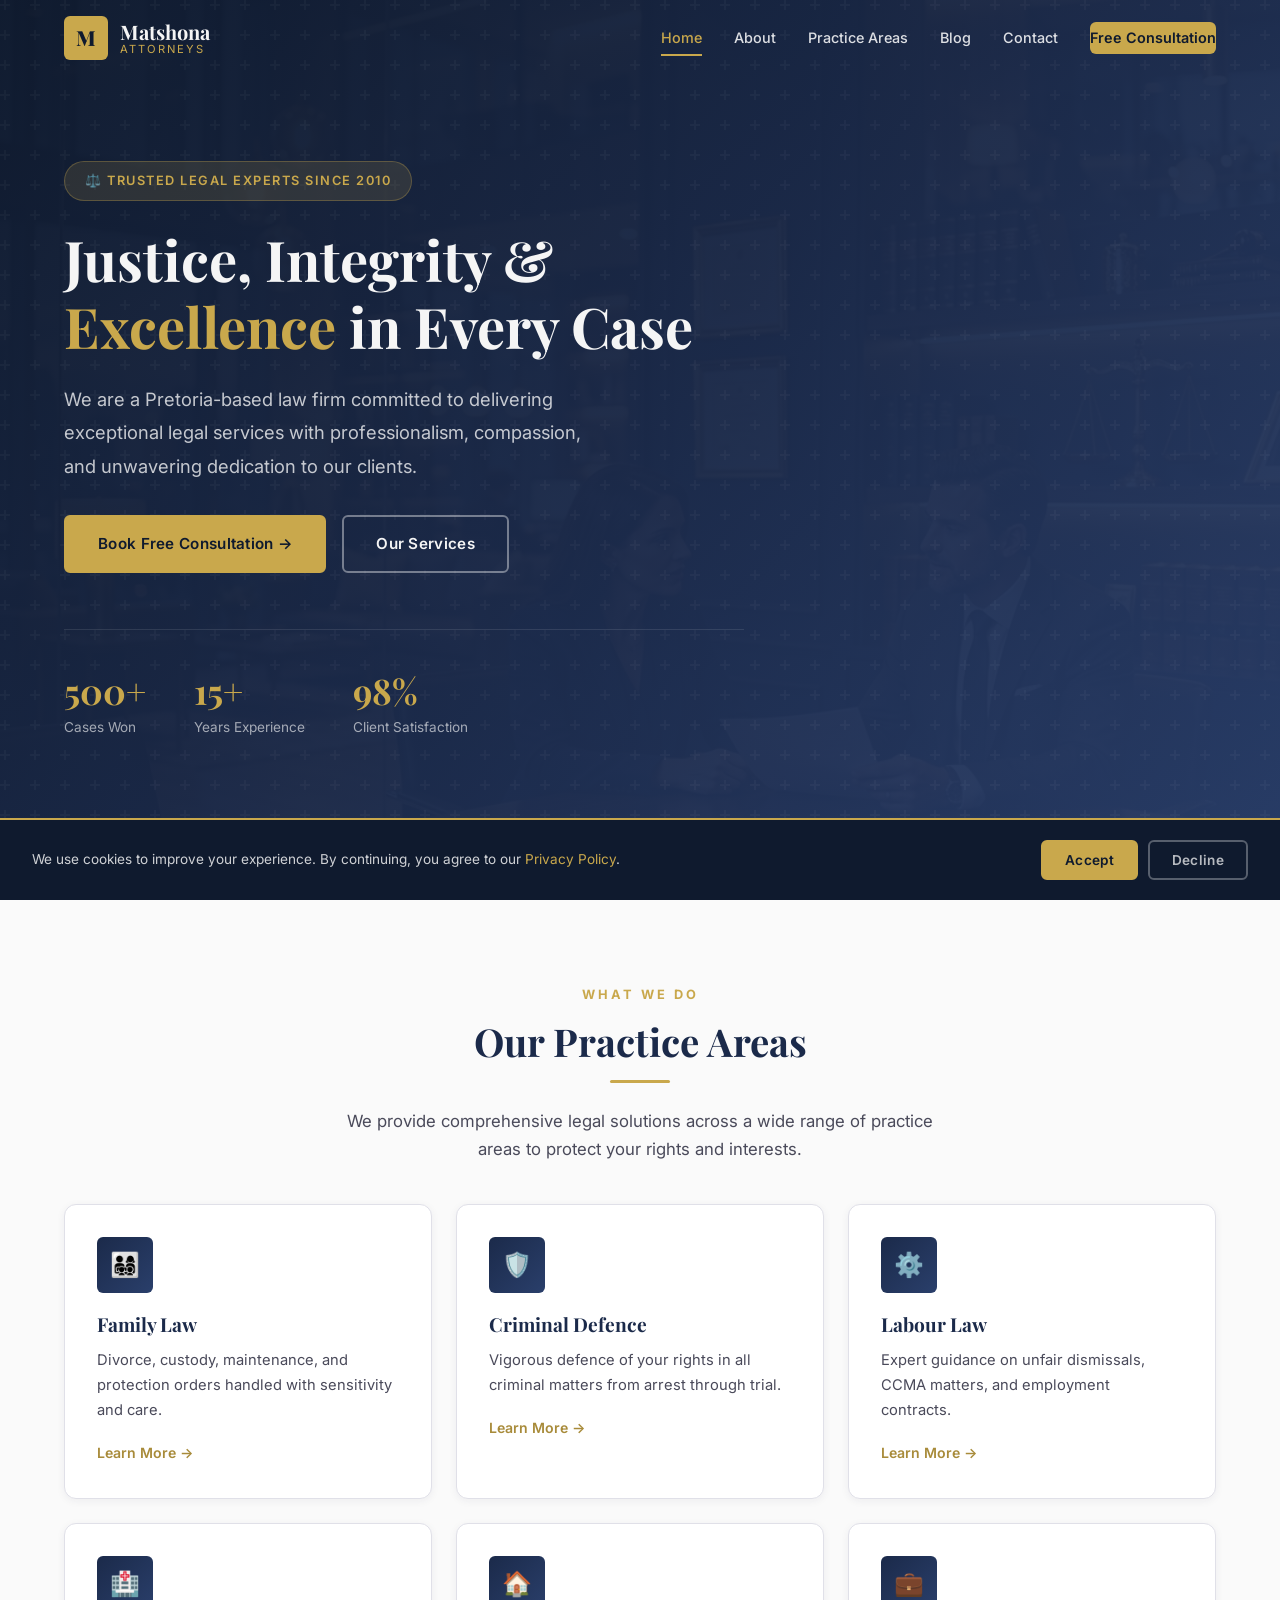
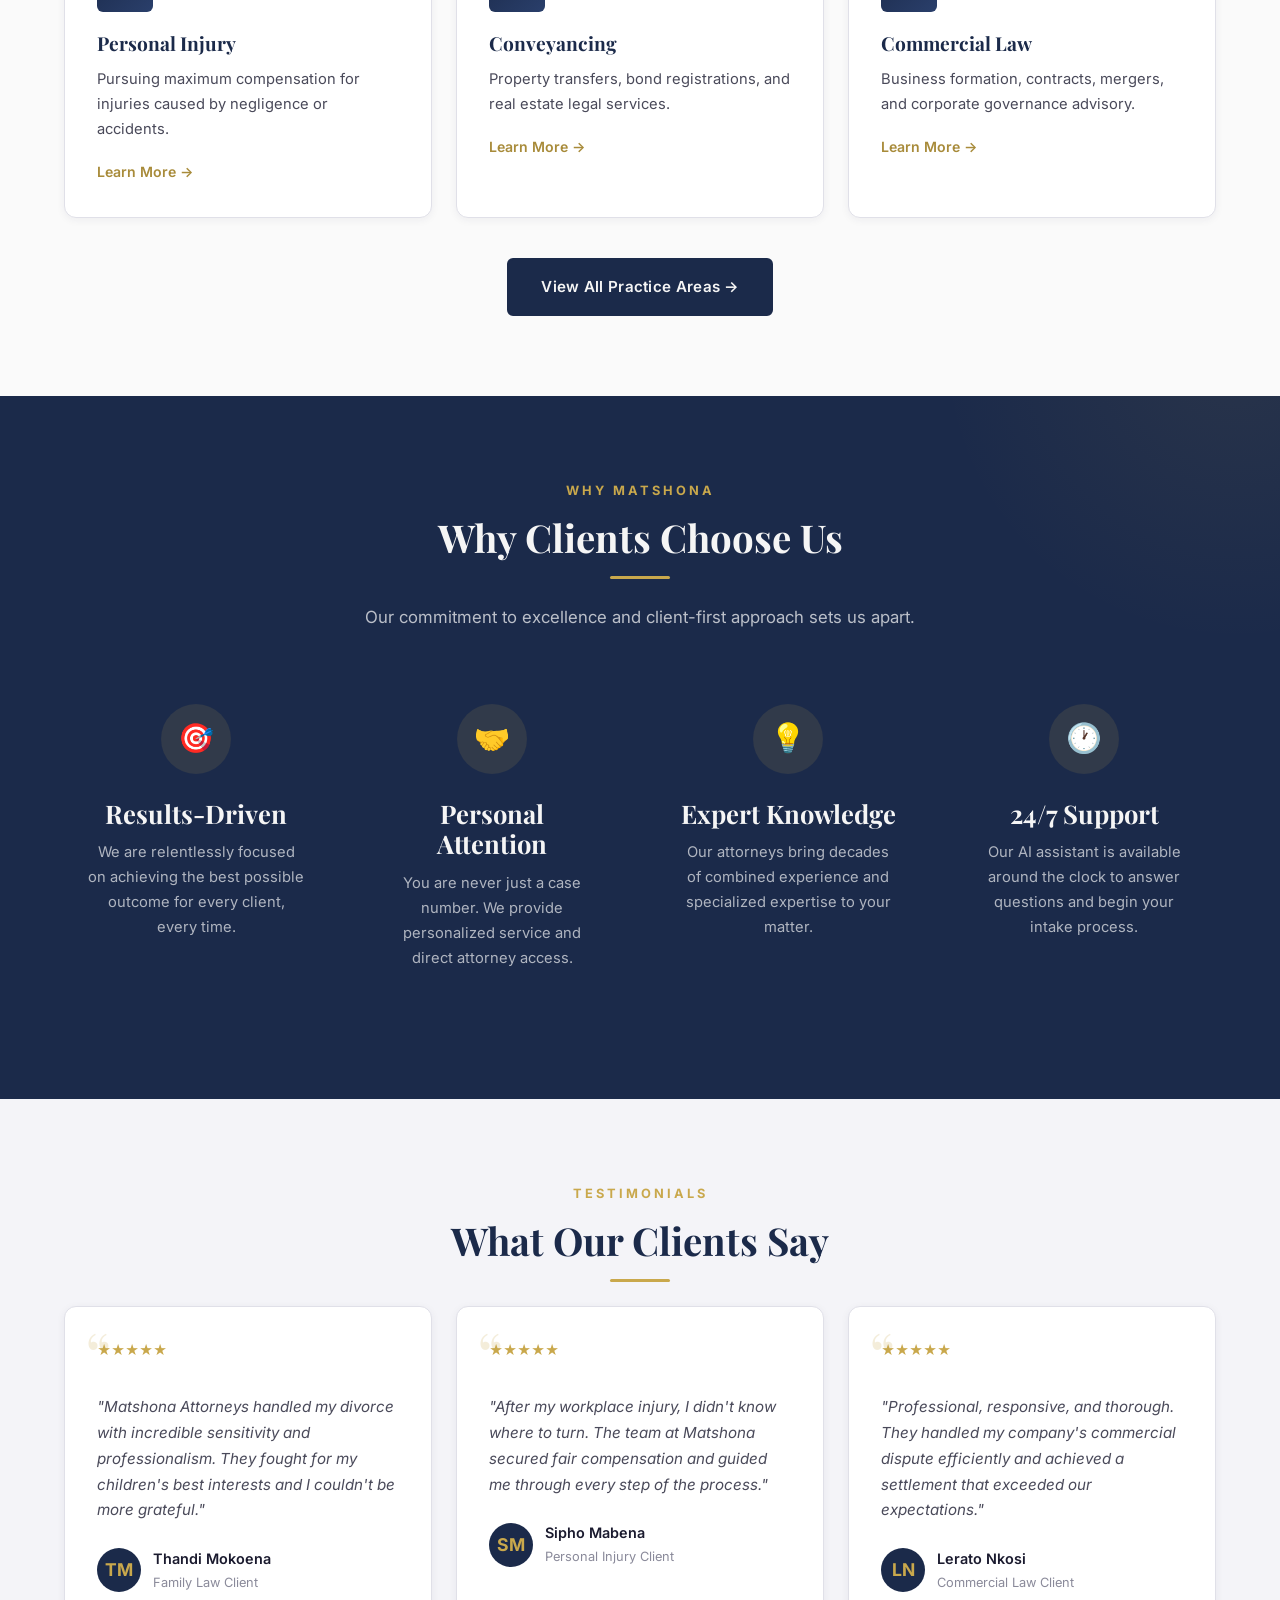
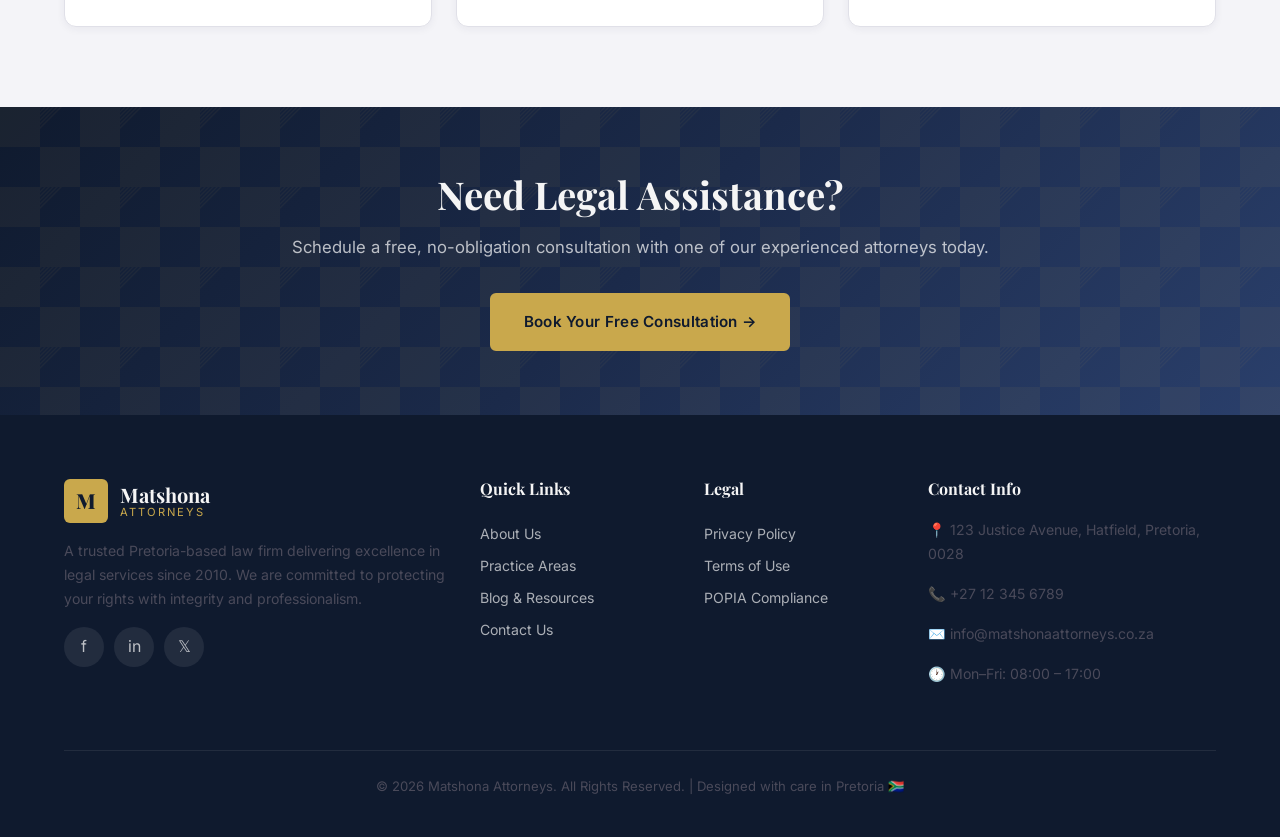
<file: index.html>
<!DOCTYPE html>
<html lang="en">
<head>
  <meta charset="UTF-8">
  <meta name="viewport" content="width=device-width, initial-scale=1.0">
  <meta name="description" content="Matshona Attorneys — Trusted legal experts in Pretoria offering family law, criminal defence, labour law, personal injury, and more. Book a free consultation today.">
  <meta name="keywords" content="attorneys Pretoria, law firm South Africa, legal services, family law, criminal defence, labour law">
  <meta name="author" content="Matshona Attorneys">
  <meta name="robots" content="index, follow">
  <meta property="og:title" content="Matshona Attorneys — Trusted Legal Experts in Pretoria">
  <meta property="og:description" content="Professional legal services with a personal touch. Expertise in family law, criminal defence, labour law, and more.">
  <meta property="og:type" content="website">
  <title>Matshona Attorneys — Trusted Legal Experts in Pretoria</title>
  <link rel="stylesheet" href="css/style.css">
</head>
<body>
  <a href="#main-content" class="skip-nav">Skip to main content</a>

  <!-- Header -->
  <header class="header" id="header">
    <div class="container">
      <a href="index.html" class="logo" aria-label="Matshona Attorneys Home">
        <div class="logo-icon">M</div>
        <div class="logo-text">Matshona<span>Attorneys</span></div>
      </a>
      <nav class="nav-links" id="navLinks" aria-label="Main navigation">
        <a href="index.html" class="active">Home</a>
        <a href="about.html">About</a>
        <a href="practice-areas.html">Practice Areas</a>
        <a href="blog.html">Blog</a>
        <a href="contact.html">Contact</a>
        <a href="contact.html" class="nav-cta">Free Consultation</a>
      </nav>
      <button class="nav-toggle" id="navToggle" aria-label="Toggle navigation" aria-expanded="false">
        <span></span><span></span><span></span>
      </button>
    </div>
  </header>

  <!-- Hero -->
  <section class="hero" id="main-content">
    <div class="hero-bg" role="presentation"></div>
    <div class="hero-overlay" role="presentation"></div>
    <div class="hero-pattern" role="presentation"></div>
    <div class="container">
      <div class="hero-content">
        <div class="hero-badge">⚖️ Trusted Legal Experts Since 2010</div>
        <h1>Justice, Integrity &amp; <span class="gold">Excellence</span> in Every Case</h1>
        <p class="hero-desc">We are a Pretoria-based law firm committed to delivering exceptional legal services with professionalism, compassion, and unwavering dedication to our clients.</p>
        <div class="hero-buttons">
          <a href="contact.html" class="btn btn-primary">Book Free Consultation →</a>
          <a href="practice-areas.html" class="btn btn-outline">Our Services</a>
        </div>
        <div class="hero-stats">
          <div class="hero-stat"><h3>500+</h3><p>Cases Won</p></div>
          <div class="hero-stat"><h3>15+</h3><p>Years Experience</p></div>
          <div class="hero-stat"><h3>98%</h3><p>Client Satisfaction</p></div>
        </div>
      </div>
    </div>
  </section>

  <!-- Practice Areas Preview -->
  <section id="practice-preview">
    <div class="container">
      <div class="text-center">
        <span class="section-label">What We Do</span>
        <h2 class="section-title">Our Practice Areas</h2>
        <div class="gold-line"></div>
        <p class="section-subtitle">We provide comprehensive legal solutions across a wide range of practice areas to protect your rights and interests.</p>
      </div>
      <div class="practice-grid">
        <div class="card fade-in">
          <div class="card-icon">👨‍👩‍👧‍👦</div>
          <h3>Family Law</h3>
          <p>Divorce, custody, maintenance, and protection orders handled with sensitivity and care.</p>
          <a href="practice-areas.html#family-law" class="card-link">Learn More →</a>
        </div>
        <div class="card fade-in">
          <div class="card-icon">🛡️</div>
          <h3>Criminal Defence</h3>
          <p>Vigorous defence of your rights in all criminal matters from arrest through trial.</p>
          <a href="practice-areas.html#criminal" class="card-link">Learn More →</a>
        </div>
        <div class="card fade-in">
          <div class="card-icon">⚙️</div>
          <h3>Labour Law</h3>
          <p>Expert guidance on unfair dismissals, CCMA matters, and employment contracts.</p>
          <a href="practice-areas.html#labour" class="card-link">Learn More →</a>
        </div>
        <div class="card fade-in">
          <div class="card-icon">🏥</div>
          <h3>Personal Injury</h3>
          <p>Pursuing maximum compensation for injuries caused by negligence or accidents.</p>
          <a href="practice-areas.html#personal-injury" class="card-link">Learn More →</a>
        </div>
        <div class="card fade-in">
          <div class="card-icon">🏠</div>
          <h3>Conveyancing</h3>
          <p>Property transfers, bond registrations, and real estate legal services.</p>
          <a href="practice-areas.html#conveyancing" class="card-link">Learn More →</a>
        </div>
        <div class="card fade-in">
          <div class="card-icon">💼</div>
          <h3>Commercial Law</h3>
          <p>Business formation, contracts, mergers, and corporate governance advisory.</p>
          <a href="practice-areas.html#commercial" class="card-link">Learn More →</a>
        </div>
      </div>
      <div class="text-center" style="margin-top:2.5rem;">
        <a href="practice-areas.html" class="btn btn-dark">View All Practice Areas →</a>
      </div>
    </div>
  </section>

  <!-- Why Choose Us -->
  <section class="why-us">
    <div class="container">
      <div class="text-center">
        <span class="section-label">Why Matshona</span>
        <h2 class="section-title">Why Clients Choose Us</h2>
        <div class="gold-line"></div>
        <p class="section-subtitle">Our commitment to excellence and client-first approach sets us apart.</p>
      </div>
      <div class="why-grid">
        <div class="why-item fade-in">
          <div class="why-icon">🎯</div>
          <h3>Results-Driven</h3>
          <p>We are relentlessly focused on achieving the best possible outcome for every client, every time.</p>
        </div>
        <div class="why-item fade-in">
          <div class="why-icon">🤝</div>
          <h3>Personal Attention</h3>
          <p>You are never just a case number. We provide personalized service and direct attorney access.</p>
        </div>
        <div class="why-item fade-in">
          <div class="why-icon">💡</div>
          <h3>Expert Knowledge</h3>
          <p>Our attorneys bring decades of combined experience and specialized expertise to your matter.</p>
        </div>
        <div class="why-item fade-in">
          <div class="why-icon">🕐</div>
          <h3>24/7 Support</h3>
          <p>Our AI assistant is available around the clock to answer questions and begin your intake process.</p>
        </div>
      </div>
    </div>
  </section>

  <!-- Testimonials -->
  <section class="testimonials">
    <div class="container">
      <div class="text-center">
        <span class="section-label">Testimonials</span>
        <h2 class="section-title">What Our Clients Say</h2>
        <div class="gold-line"></div>
      </div>
      <div class="testimonial-grid">
        <div class="testimonial-card fade-in">
          <div class="stars">★★★★★</div>
          <p class="testimonial-text">"Matshona Attorneys handled my divorce with incredible sensitivity and professionalism. They fought for my children's best interests and I couldn't be more grateful."</p>
          <div class="testimonial-author">
            <div class="testimonial-avatar">TM</div>
            <div><div class="testimonial-name">Thandi Mokoena</div><div class="testimonial-role">Family Law Client</div></div>
          </div>
        </div>
        <div class="testimonial-card fade-in">
          <div class="stars">★★★★★</div>
          <p class="testimonial-text">"After my workplace injury, I didn't know where to turn. The team at Matshona secured fair compensation and guided me through every step of the process."</p>
          <div class="testimonial-author">
            <div class="testimonial-avatar">SM</div>
            <div><div class="testimonial-name">Sipho Mabena</div><div class="testimonial-role">Personal Injury Client</div></div>
          </div>
        </div>
        <div class="testimonial-card fade-in">
          <div class="stars">★★★★★</div>
          <p class="testimonial-text">"Professional, responsive, and thorough. They handled my company's commercial dispute efficiently and achieved a settlement that exceeded our expectations."</p>
          <div class="testimonial-author">
            <div class="testimonial-avatar">LN</div>
            <div><div class="testimonial-name">Lerato Nkosi</div><div class="testimonial-role">Commercial Law Client</div></div>
          </div>
        </div>
      </div>
    </div>
  </section>

  <!-- CTA Banner -->
  <section class="cta-banner">
    <div class="container">
      <h2>Need Legal Assistance?</h2>
      <p>Schedule a free, no-obligation consultation with one of our experienced attorneys today.</p>
      <a href="contact.html" class="btn btn-primary">Book Your Free Consultation →</a>
    </div>
  </section>

  <!-- Footer -->
  <footer class="footer">
    <div class="container">
      <div class="footer-grid">
        <div class="footer-about">
          <div class="logo" style="margin-bottom:1rem;">
            <div class="logo-icon">M</div>
            <div class="logo-text">Matshona<span>Attorneys</span></div>
          </div>
          <p>A trusted Pretoria-based law firm delivering excellence in legal services since 2010. We are committed to protecting your rights with integrity and professionalism.</p>
          <div class="footer-social">
            <a href="#" aria-label="Facebook">f</a>
            <a href="#" aria-label="LinkedIn">in</a>
            <a href="#" aria-label="Twitter">𝕏</a>
          </div>
        </div>
        <div class="footer-links">
          <h4>Quick Links</h4>
          <a href="about.html">About Us</a>
          <a href="practice-areas.html">Practice Areas</a>
          <a href="blog.html">Blog & Resources</a>
          <a href="contact.html">Contact Us</a>
        </div>
        <div class="footer-links">
          <h4>Legal</h4>
          <a href="privacy-policy.html">Privacy Policy</a>
          <a href="terms.html">Terms of Use</a>
          <a href="privacy-policy.html#popia">POPIA Compliance</a>
        </div>
        <div>
          <h4>Contact Info</h4>
          <p style="font-size:0.88rem;">📍 123 Justice Avenue, Hatfield, Pretoria, 0028</p>
          <p style="font-size:0.88rem;">📞 +27 12 345 6789</p>
          <p style="font-size:0.88rem;">✉️ info@matshonaattorneys.co.za</p>
          <p style="font-size:0.88rem;">🕐 Mon–Fri: 08:00 – 17:00</p>
        </div>
      </div>
      <div class="footer-bottom">
        <p>&copy; 2026 Matshona Attorneys. All Rights Reserved. | Designed with care in Pretoria 🇿🇦</p>
      </div>
    </div>
  </footer>

  <!-- Cookie Banner -->
  <div class="cookie-banner" id="cookieBanner" role="alert">
    <p>We use cookies to improve your experience. By continuing, you agree to our <a href="privacy-policy.html">Privacy Policy</a>.</p>
    <div class="cookie-btns">
      <button class="btn btn-primary btn-sm" id="acceptCookies">Accept</button>
      <button class="btn btn-outline btn-sm" style="color:rgba(255,255,255,0.7);border-color:rgba(255,255,255,0.3);" id="declineCookies">Decline</button>
    </div>
  </div>

  <script src="//code.tidio.co/z5x9nlpoq2oirgwmjpmblcar8x8beiqx.js" async></script>
  <script src="js/main.js"></script>
</body>
</html>
</file>
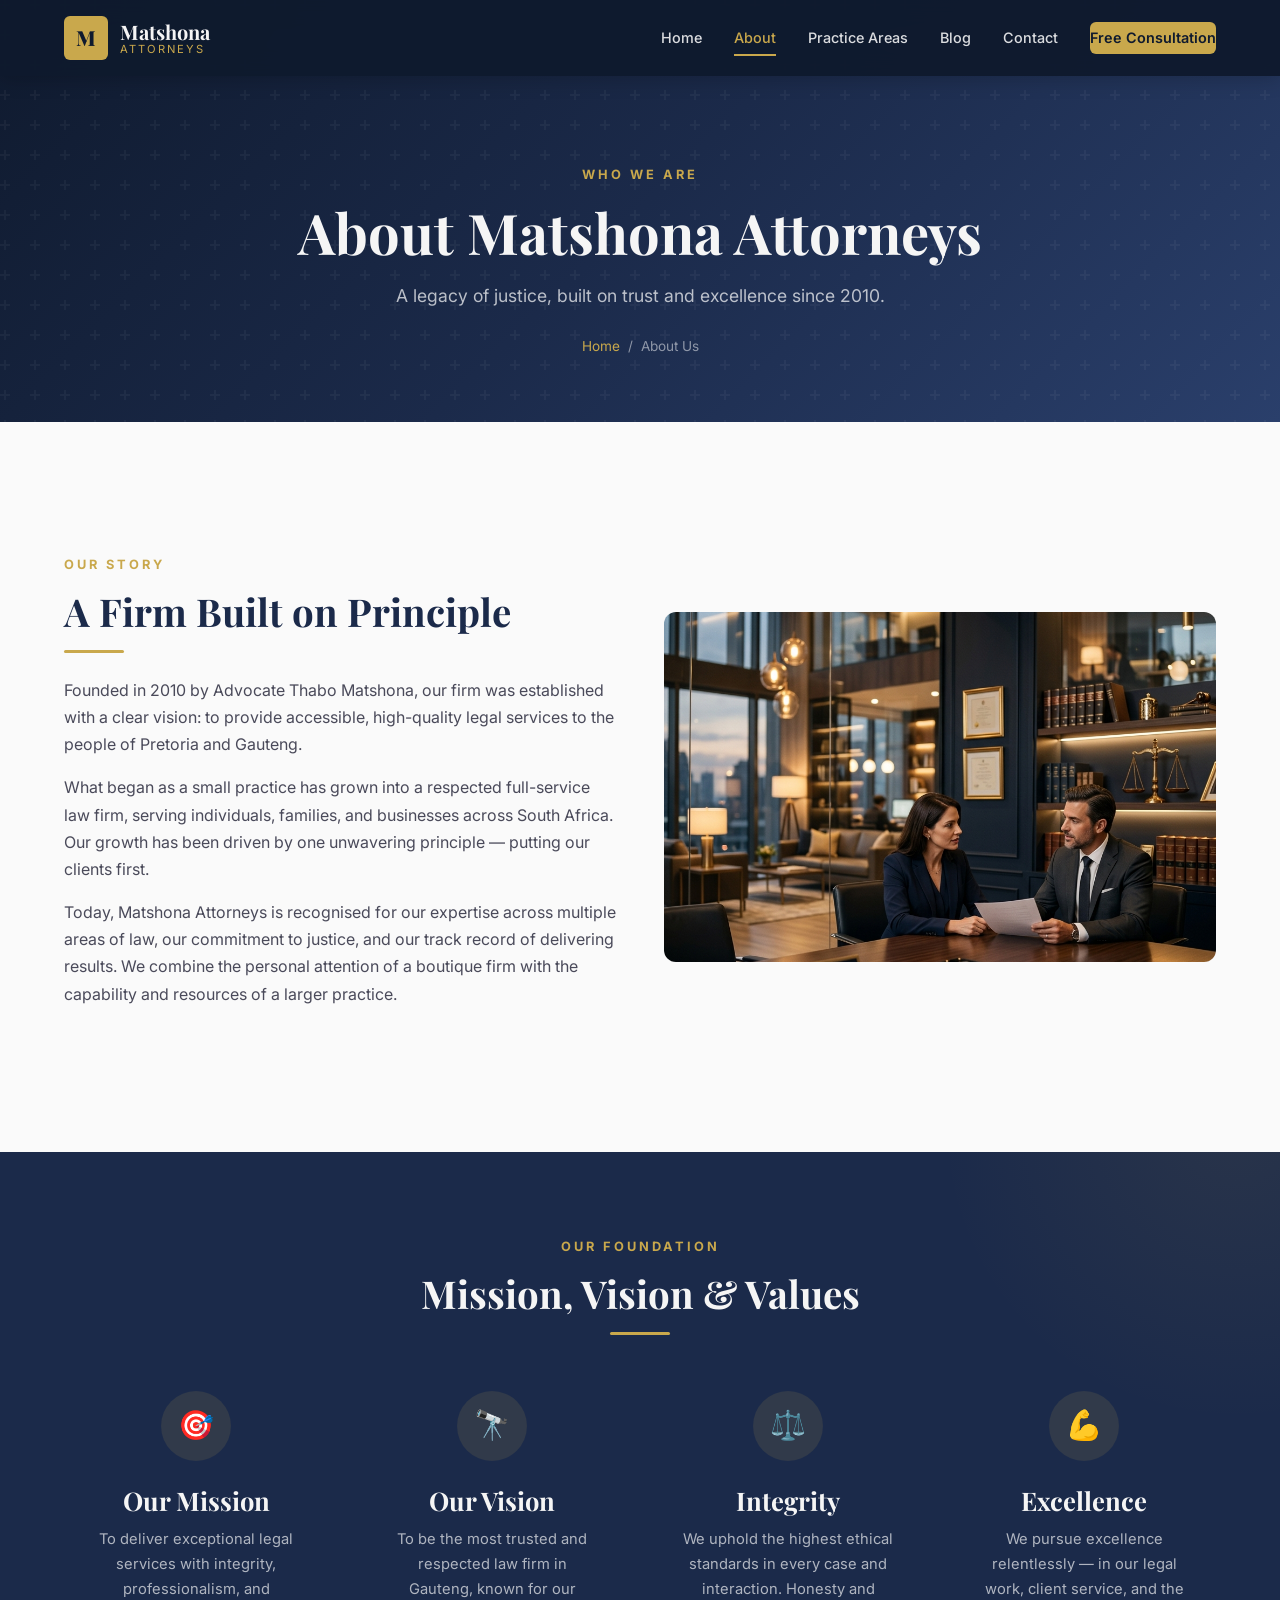
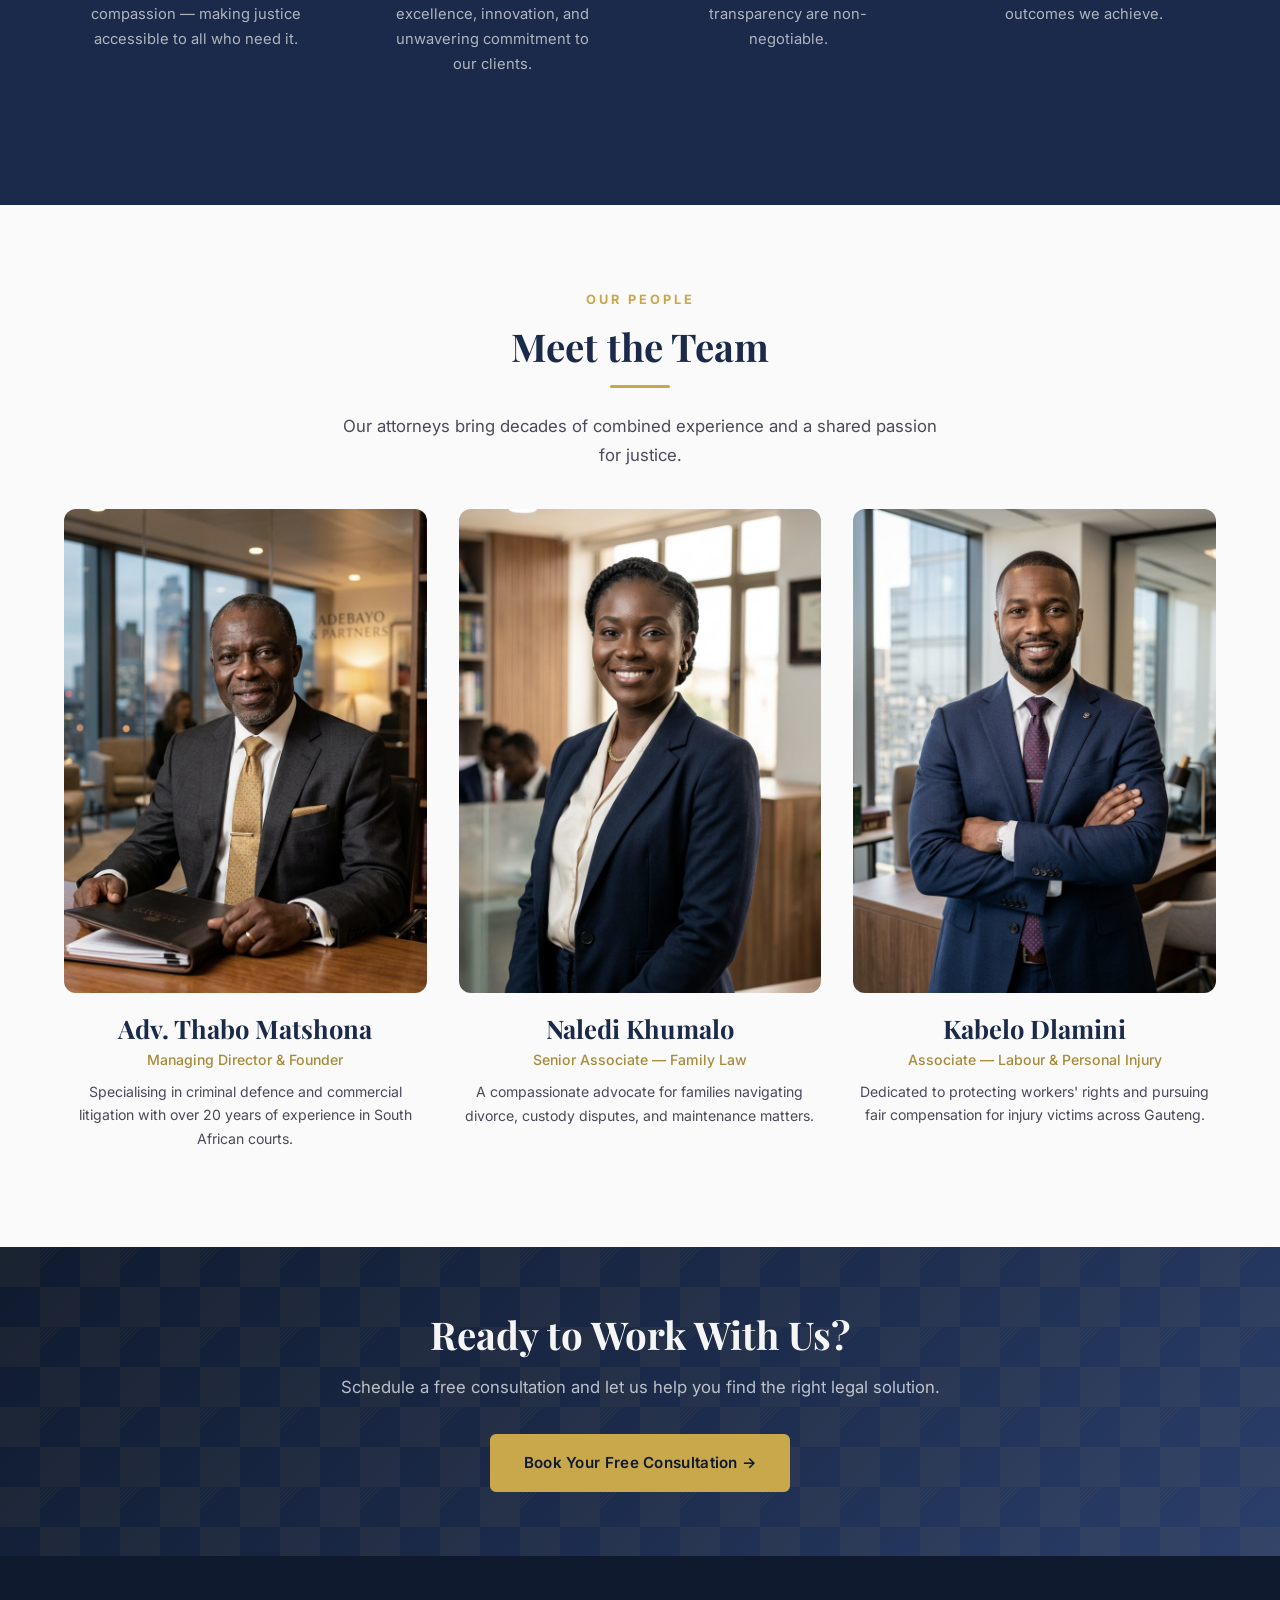
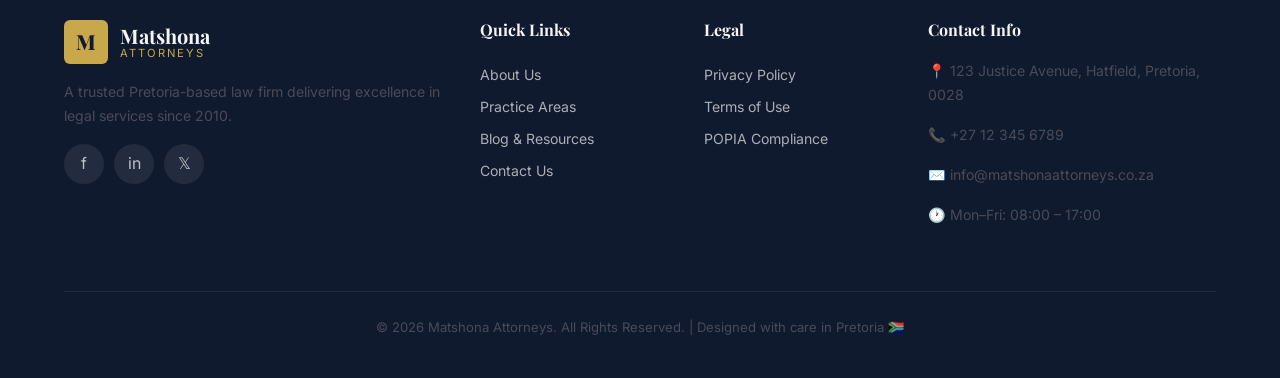
<file: about.html>
<!DOCTYPE html>
<html lang="en">
<head>
  <meta charset="UTF-8">
  <meta name="viewport" content="width=device-width, initial-scale=1.0">
  <meta name="description" content="Learn about Matshona Attorneys — our history, mission, values, and the experienced legal team dedicated to serving Pretoria and beyond.">
  <title>About Us — Matshona Attorneys</title>
  <link rel="stylesheet" href="css/style.css">
</head>
<body>
  <a href="#main-content" class="skip-nav">Skip to main content</a>

  <!-- Header -->
  <header class="header scrolled" id="header">
    <div class="container">
      <a href="index.html" class="logo" aria-label="Matshona Attorneys Home">
        <div class="logo-icon">M</div>
        <div class="logo-text">Matshona<span>Attorneys</span></div>
      </a>
      <nav class="nav-links" id="navLinks" aria-label="Main navigation">
        <a href="index.html">Home</a>
        <a href="about.html" class="active">About</a>
        <a href="practice-areas.html">Practice Areas</a>
        <a href="blog.html">Blog</a>
        <a href="contact.html">Contact</a>
        <a href="contact.html" class="nav-cta">Free Consultation</a>
      </nav>
      <button class="nav-toggle" id="navToggle" aria-label="Toggle navigation" aria-expanded="false">
        <span></span><span></span><span></span>
      </button>
    </div>
  </header>

  <!-- Page Hero -->
  <section class="page-hero" id="main-content">
    <div class="container">
      <span class="section-label">Who We Are</span>
      <h1>About Matshona Attorneys</h1>
      <p>A legacy of justice, built on trust and excellence since 2010.</p>
      <div class="breadcrumb">
        <a href="index.html">Home</a><span>/</span><span>About Us</span>
      </div>
    </div>
  </section>

  <!-- Our Story -->
  <section>
    <div class="container">
      <div class="practice-detail" style="border-bottom:none;">
        <div>
          <span class="section-label">Our Story</span>
          <h2 class="section-title">A Firm Built on Principle</h2>
          <div class="gold-line" style="margin-left:0;"></div>
          <p>Founded in 2010 by Advocate Thabo Matshona, our firm was established with a clear vision: to provide accessible, high-quality legal services to the people of Pretoria and Gauteng.</p>
          <p>What began as a small practice has grown into a respected full-service law firm, serving individuals, families, and businesses across South Africa. Our growth has been driven by one unwavering principle — putting our clients first.</p>
          <p>Today, Matshona Attorneys is recognised for our expertise across multiple areas of law, our commitment to justice, and our track record of delivering results. We combine the personal attention of a boutique firm with the capability and resources of a larger practice.</p>
        </div>
        <div>
          <img src="assets/images/hero-banner.png" onerror="this.style.background='linear-gradient(135deg,#1B2A4A,#2A3F6B)';this.style.display='block';this.removeAttribute('src')" alt="Matshona Attorneys office" class="practice-detail-img" style="object-fit:cover;">
        </div>
      </div>
    </div>
  </section>

  <!-- Mission, Vision, Values -->
  <section class="why-us">
    <div class="container">
      <div class="text-center">
        <span class="section-label">Our Foundation</span>
        <h2 class="section-title">Mission, Vision &amp; Values</h2>
        <div class="gold-line"></div>
      </div>
      <div class="why-grid">
        <div class="why-item fade-in">
          <div class="why-icon">🎯</div>
          <h3>Our Mission</h3>
          <p>To deliver exceptional legal services with integrity, professionalism, and compassion — making justice accessible to all who need it.</p>
        </div>
        <div class="why-item fade-in">
          <div class="why-icon">🔭</div>
          <h3>Our Vision</h3>
          <p>To be the most trusted and respected law firm in Gauteng, known for our excellence, innovation, and unwavering commitment to our clients.</p>
        </div>
        <div class="why-item fade-in">
          <div class="why-icon">⚖️</div>
          <h3>Integrity</h3>
          <p>We uphold the highest ethical standards in every case and interaction. Honesty and transparency are non-negotiable.</p>
        </div>
        <div class="why-item fade-in">
          <div class="why-icon">💪</div>
          <h3>Excellence</h3>
          <p>We pursue excellence relentlessly — in our legal work, client service, and the outcomes we achieve.</p>
        </div>
      </div>
    </div>
  </section>

  <!-- Team Section -->
  <section>
    <div class="container">
      <div class="text-center">
        <span class="section-label">Our People</span>
        <h2 class="section-title">Meet the Team</h2>
        <div class="gold-line"></div>
        <p class="section-subtitle">Our attorneys bring decades of combined experience and a shared passion for justice.</p>
      </div>
      <div class="team-grid">
        <div class="team-card fade-in">
          <img src="assets/images/attorney-3.png" onerror="this.src='https://ui-avatars.com/api/?name=Thabo+Matshona&background=1B2A4A&color=C9A84C&size=400'" alt="Advocate Thabo Matshona, Managing Director" class="team-img">
          <h3>Adv. Thabo Matshona</h3>
          <p class="role">Managing Director & Founder</p>
          <p>Specialising in criminal defence and commercial litigation with over 20 years of experience in South African courts.</p>
        </div>
        <div class="team-card fade-in">
          <img src="assets/images/attorney-2.png" onerror="this.src='https://ui-avatars.com/api/?name=Naledi+Khumalo&background=1B2A4A&color=C9A84C&size=400'" alt="Naledi Khumalo, Senior Associate" class="team-img">
          <h3>Naledi Khumalo</h3>
          <p class="role">Senior Associate — Family Law</p>
          <p>A compassionate advocate for families navigating divorce, custody disputes, and maintenance matters.</p>
        </div>
        <div class="team-card fade-in">
          <img src="assets/images/attorney-1.png" onerror="this.src='https://ui-avatars.com/api/?name=Kabelo+Dlamini&background=1B2A4A&color=C9A84C&size=400'" alt="Kabelo Dlamini, Associate Attorney" class="team-img">
          <h3>Kabelo Dlamini</h3>
          <p class="role">Associate — Labour & Personal Injury</p>
          <p>Dedicated to protecting workers' rights and pursuing fair compensation for injury victims across Gauteng.</p>
        </div>
      </div>
    </div>
  </section>

  <!-- CTA -->
  <section class="cta-banner">
    <div class="container">
      <h2>Ready to Work With Us?</h2>
      <p>Schedule a free consultation and let us help you find the right legal solution.</p>
      <a href="contact.html" class="btn btn-primary">Book Your Free Consultation →</a>
    </div>
  </section>

  <!-- Footer -->
  <footer class="footer">
    <div class="container">
      <div class="footer-grid">
        <div class="footer-about">
          <div class="logo" style="margin-bottom:1rem;">
            <div class="logo-icon">M</div>
            <div class="logo-text">Matshona<span>Attorneys</span></div>
          </div>
          <p>A trusted Pretoria-based law firm delivering excellence in legal services since 2010.</p>
          <div class="footer-social">
            <a href="#" aria-label="Facebook">f</a>
            <a href="#" aria-label="LinkedIn">in</a>
            <a href="#" aria-label="Twitter">𝕏</a>
          </div>
        </div>
        <div class="footer-links">
          <h4>Quick Links</h4>
          <a href="about.html">About Us</a>
          <a href="practice-areas.html">Practice Areas</a>
          <a href="blog.html">Blog & Resources</a>
          <a href="contact.html">Contact Us</a>
        </div>
        <div class="footer-links">
          <h4>Legal</h4>
          <a href="privacy-policy.html">Privacy Policy</a>
          <a href="terms.html">Terms of Use</a>
          <a href="privacy-policy.html#popia">POPIA Compliance</a>
        </div>
        <div>
          <h4>Contact Info</h4>
          <p style="font-size:0.88rem;">📍 123 Justice Avenue, Hatfield, Pretoria, 0028</p>
          <p style="font-size:0.88rem;">📞 +27 12 345 6789</p>
          <p style="font-size:0.88rem;">✉️ info@matshonaattorneys.co.za</p>
          <p style="font-size:0.88rem;">🕐 Mon–Fri: 08:00 – 17:00</p>
        </div>
      </div>
      <div class="footer-bottom">
        <p>&copy; 2026 Matshona Attorneys. All Rights Reserved. | Designed with care in Pretoria 🇿🇦</p>
      </div>
    </div>
  </footer>

  <script src="//code.tidio.co/z5x9nlpoq2oirgwmjpmblcar8x8beiqx.js" async></script>
  <script src="js/main.js"></script>
</body>
</html>
</file>
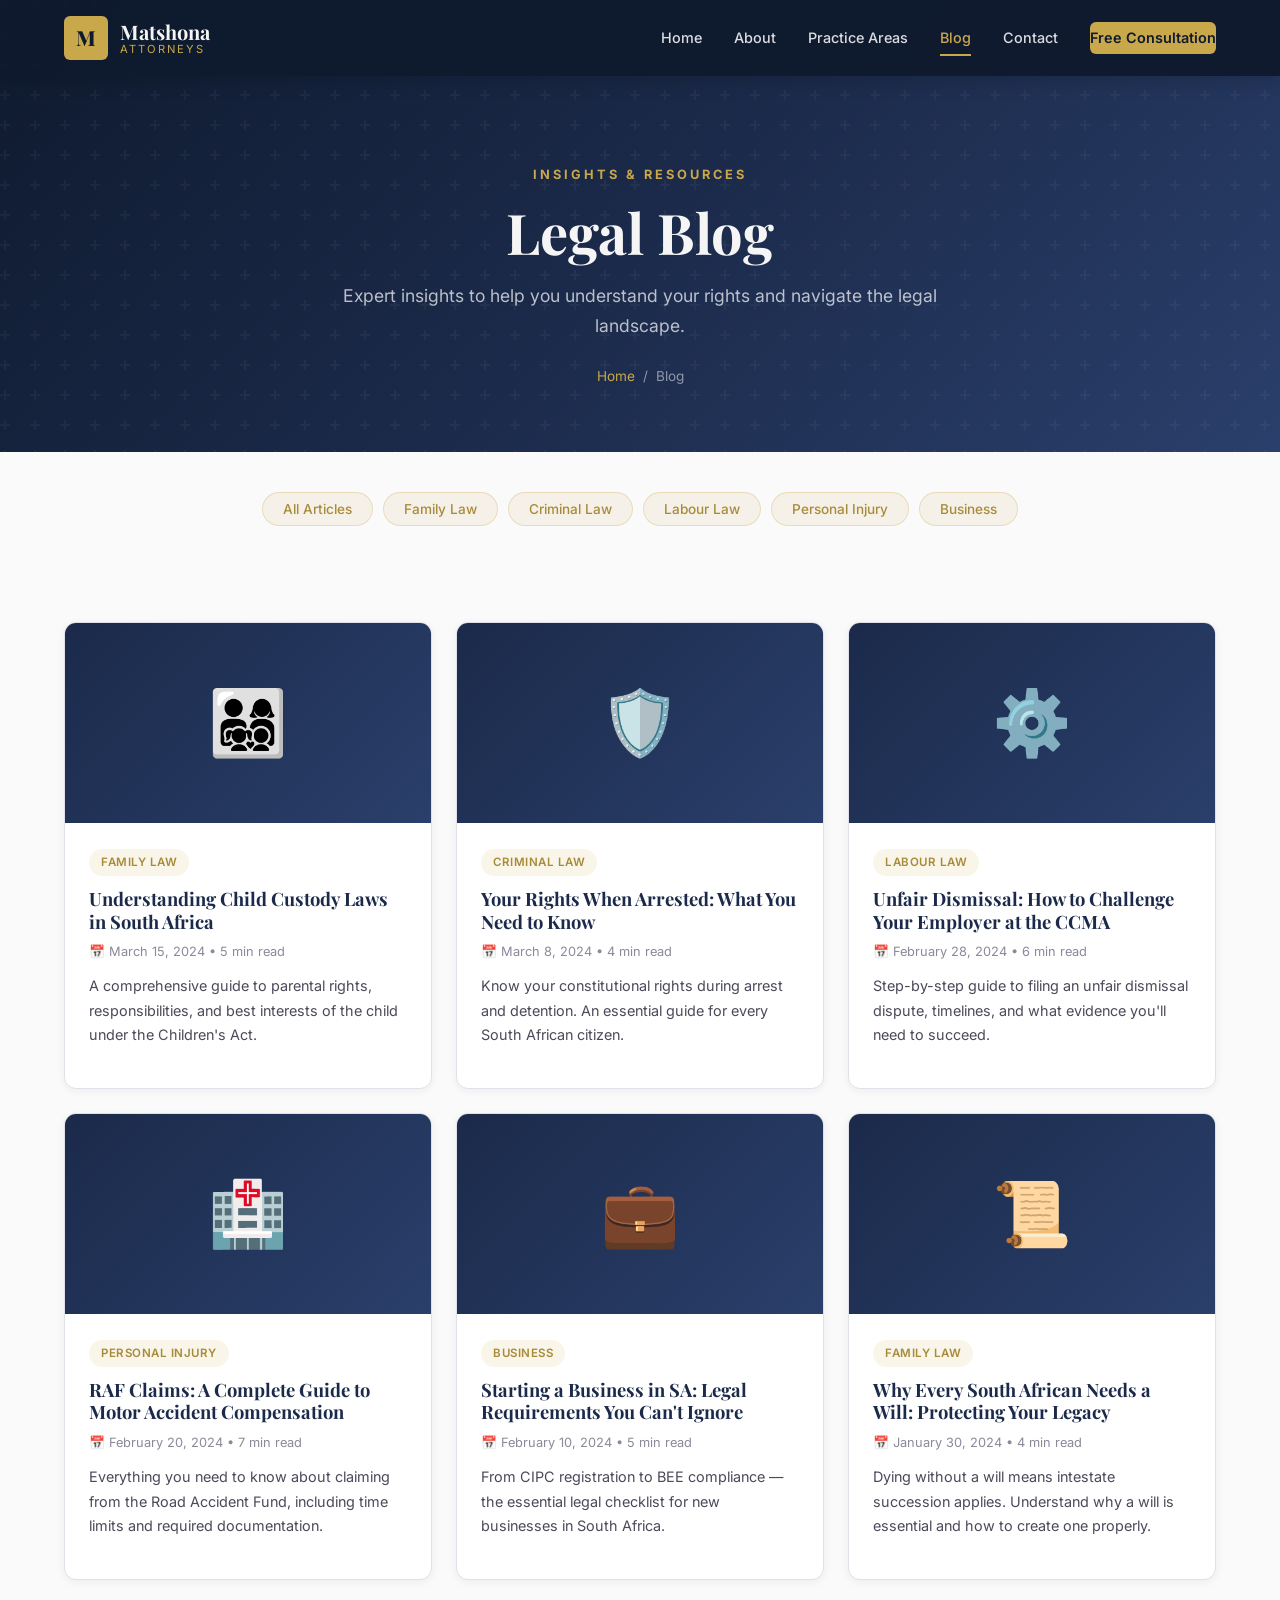
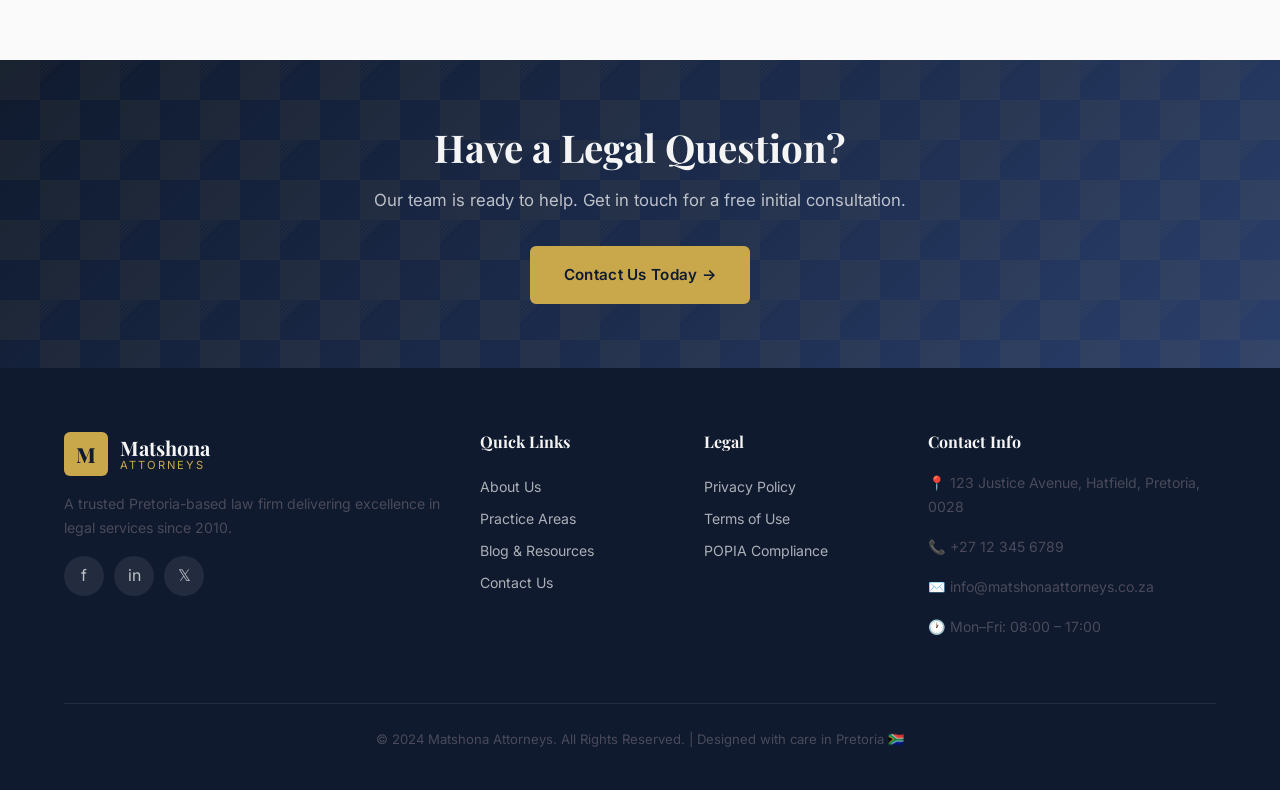
<file: blog.html>
<!DOCTYPE html>
<html lang="en">
<head>
  <meta charset="UTF-8">
  <meta name="viewport" content="width=device-width, initial-scale=1.0">
  <meta name="description" content="Legal insights, guides, and expert articles from Matshona Attorneys. Stay informed on South African law and your rights.">
  <title>Blog & Resources — Matshona Attorneys</title>
  <link rel="stylesheet" href="css/style.css">
</head>
<body>
  <a href="#main-content" class="skip-nav">Skip to main content</a>
  <header class="header scrolled" id="header">
    <div class="container">
      <a href="index.html" class="logo" aria-label="Matshona Attorneys Home"><div class="logo-icon">M</div><div class="logo-text">Matshona<span>Attorneys</span></div></a>
      <nav class="nav-links" id="navLinks" aria-label="Main navigation">
        <a href="index.html">Home</a><a href="about.html">About</a><a href="practice-areas.html">Practice Areas</a><a href="blog.html" class="active">Blog</a><a href="contact.html">Contact</a><a href="contact.html" class="nav-cta">Free Consultation</a>
      </nav>
      <button class="nav-toggle" id="navToggle" aria-label="Toggle navigation" aria-expanded="false"><span></span><span></span><span></span></button>
    </div>
  </header>

  <section class="page-hero" id="main-content">
    <div class="container">
      <span class="section-label">Insights & Resources</span>
      <h1>Legal Blog</h1>
      <p>Expert insights to help you understand your rights and navigate the legal landscape.</p>
      <div class="breadcrumb"><a href="index.html">Home</a><span>/</span><span>Blog</span></div>
    </div>
  </section>

  <!-- Blog Filters -->
  <section style="padding:2rem 0 0;">
    <div class="container">
      <div class="chat-quick-replies" style="justify-content:center;gap:10px;margin-bottom:1rem;" id="blogFilters">
        <button class="chat-quick-btn" style="padding:8px 20px;font-size:0.85rem;" data-filter="all" onclick="filterBlog('all')">All Articles</button>
        <button class="chat-quick-btn" style="padding:8px 20px;font-size:0.85rem;" data-filter="family" onclick="filterBlog('family')">Family Law</button>
        <button class="chat-quick-btn" style="padding:8px 20px;font-size:0.85rem;" data-filter="criminal" onclick="filterBlog('criminal')">Criminal Law</button>
        <button class="chat-quick-btn" style="padding:8px 20px;font-size:0.85rem;" data-filter="labour" onclick="filterBlog('labour')">Labour Law</button>
        <button class="chat-quick-btn" style="padding:8px 20px;font-size:0.85rem;" data-filter="injury" onclick="filterBlog('injury')">Personal Injury</button>
        <button class="chat-quick-btn" style="padding:8px 20px;font-size:0.85rem;" data-filter="business" onclick="filterBlog('business')">Business</button>
      </div>
    </div>
  </section>

  <!-- Blog Grid -->
  <section>
    <div class="container">
      <div class="blog-grid" id="blogGrid">

        <article class="blog-card fade-in" data-category="family">
          <div class="blog-thumb" style="display:flex;align-items:center;justify-content:center;font-size:4rem;background:linear-gradient(135deg,#1B2A4A,#2A3F6B);">👨‍👩‍👧‍👦</div>
          <div class="blog-card-body">
            <span class="blog-tag">Family Law</span>
            <h3><a href="#">Understanding Child Custody Laws in South Africa</a></h3>
            <div class="blog-meta">📅 March 15, 2024 • 5 min read</div>
            <p>A comprehensive guide to parental rights, responsibilities, and best interests of the child under the Children's Act.</p>
          </div>
        </article>

        <article class="blog-card fade-in" data-category="criminal">
          <div class="blog-thumb" style="display:flex;align-items:center;justify-content:center;font-size:4rem;background:linear-gradient(135deg,#1B2A4A,#2A3F6B);">🛡️</div>
          <div class="blog-card-body">
            <span class="blog-tag">Criminal Law</span>
            <h3><a href="#">Your Rights When Arrested: What You Need to Know</a></h3>
            <div class="blog-meta">📅 March 8, 2024 • 4 min read</div>
            <p>Know your constitutional rights during arrest and detention. An essential guide for every South African citizen.</p>
          </div>
        </article>

        <article class="blog-card fade-in" data-category="labour">
          <div class="blog-thumb" style="display:flex;align-items:center;justify-content:center;font-size:4rem;background:linear-gradient(135deg,#1B2A4A,#2A3F6B);">⚙️</div>
          <div class="blog-card-body">
            <span class="blog-tag">Labour Law</span>
            <h3><a href="#">Unfair Dismissal: How to Challenge Your Employer at the CCMA</a></h3>
            <div class="blog-meta">📅 February 28, 2024 • 6 min read</div>
            <p>Step-by-step guide to filing an unfair dismissal dispute, timelines, and what evidence you'll need to succeed.</p>
          </div>
        </article>

        <article class="blog-card fade-in" data-category="injury">
          <div class="blog-thumb" style="display:flex;align-items:center;justify-content:center;font-size:4rem;background:linear-gradient(135deg,#1B2A4A,#2A3F6B);">🏥</div>
          <div class="blog-card-body">
            <span class="blog-tag">Personal Injury</span>
            <h3><a href="#">RAF Claims: A Complete Guide to Motor Accident Compensation</a></h3>
            <div class="blog-meta">📅 February 20, 2024 • 7 min read</div>
            <p>Everything you need to know about claiming from the Road Accident Fund, including time limits and required documentation.</p>
          </div>
        </article>

        <article class="blog-card fade-in" data-category="business">
          <div class="blog-thumb" style="display:flex;align-items:center;justify-content:center;font-size:4rem;background:linear-gradient(135deg,#1B2A4A,#2A3F6B);">💼</div>
          <div class="blog-card-body">
            <span class="blog-tag">Business</span>
            <h3><a href="#">Starting a Business in SA: Legal Requirements You Can't Ignore</a></h3>
            <div class="blog-meta">📅 February 10, 2024 • 5 min read</div>
            <p>From CIPC registration to BEE compliance — the essential legal checklist for new businesses in South Africa.</p>
          </div>
        </article>

        <article class="blog-card fade-in" data-category="family">
          <div class="blog-thumb" style="display:flex;align-items:center;justify-content:center;font-size:4rem;background:linear-gradient(135deg,#1B2A4A,#2A3F6B);">📜</div>
          <div class="blog-card-body">
            <span class="blog-tag">Family Law</span>
            <h3><a href="#">Why Every South African Needs a Will: Protecting Your Legacy</a></h3>
            <div class="blog-meta">📅 January 30, 2024 • 4 min read</div>
            <p>Dying without a will means intestate succession applies. Understand why a will is essential and how to create one properly.</p>
          </div>
        </article>

      </div>
    </div>
  </section>

  <!-- CTA -->
  <section class="cta-banner">
    <div class="container">
      <h2>Have a Legal Question?</h2>
      <p>Our team is ready to help. Get in touch for a free initial consultation.</p>
      <a href="contact.html" class="btn btn-primary">Contact Us Today →</a>
    </div>
  </section>

  <!-- Footer -->
  <footer class="footer">
    <div class="container">
      <div class="footer-grid">
        <div class="footer-about"><div class="logo" style="margin-bottom:1rem;"><div class="logo-icon">M</div><div class="logo-text">Matshona<span>Attorneys</span></div></div><p>A trusted Pretoria-based law firm delivering excellence in legal services since 2010.</p><div class="footer-social"><a href="#" aria-label="Facebook">f</a><a href="#" aria-label="LinkedIn">in</a><a href="#" aria-label="Twitter">𝕏</a></div></div>
        <div class="footer-links"><h4>Quick Links</h4><a href="about.html">About Us</a><a href="practice-areas.html">Practice Areas</a><a href="blog.html">Blog & Resources</a><a href="contact.html">Contact Us</a></div>
        <div class="footer-links"><h4>Legal</h4><a href="privacy-policy.html">Privacy Policy</a><a href="terms.html">Terms of Use</a><a href="privacy-policy.html#popia">POPIA Compliance</a></div>
        <div><h4>Contact Info</h4><p style="font-size:0.88rem;">📍 123 Justice Avenue, Hatfield, Pretoria, 0028</p><p style="font-size:0.88rem;">📞 +27 12 345 6789</p><p style="font-size:0.88rem;">✉️ info@matshonaattorneys.co.za</p><p style="font-size:0.88rem;">🕐 Mon–Fri: 08:00 – 17:00</p></div>
      </div>
      <div class="footer-bottom"><p>&copy; 2024 Matshona Attorneys. All Rights Reserved. | Designed with care in Pretoria 🇿🇦</p></div>
    </div>
  </footer>

  <script src="//code.tidio.co/z5x9nlpoq2oirgwmjpmblcar8x8beiqx.js" async></script>
  <script src="js/main.js"></script>
  <script>
    function filterBlog(category) {
      const cards = document.querySelectorAll('.blog-card');
      const btns = document.querySelectorAll('#blogFilters .chat-quick-btn');
      btns.forEach(b => b.style.background = category === b.dataset.filter ? 'var(--accent)' : '');
      btns.forEach(b => b.style.color = category === b.dataset.filter ? 'var(--primary-dark)' : '');
      cards.forEach(card => {
        if (category === 'all' || card.dataset.category === category) {
          card.style.display = '';
          card.style.animation = 'fadeInUp 0.4s ease';
        } else {
          card.style.display = 'none';
        }
      });
    }
  </script>
</body>
</html>
</file>
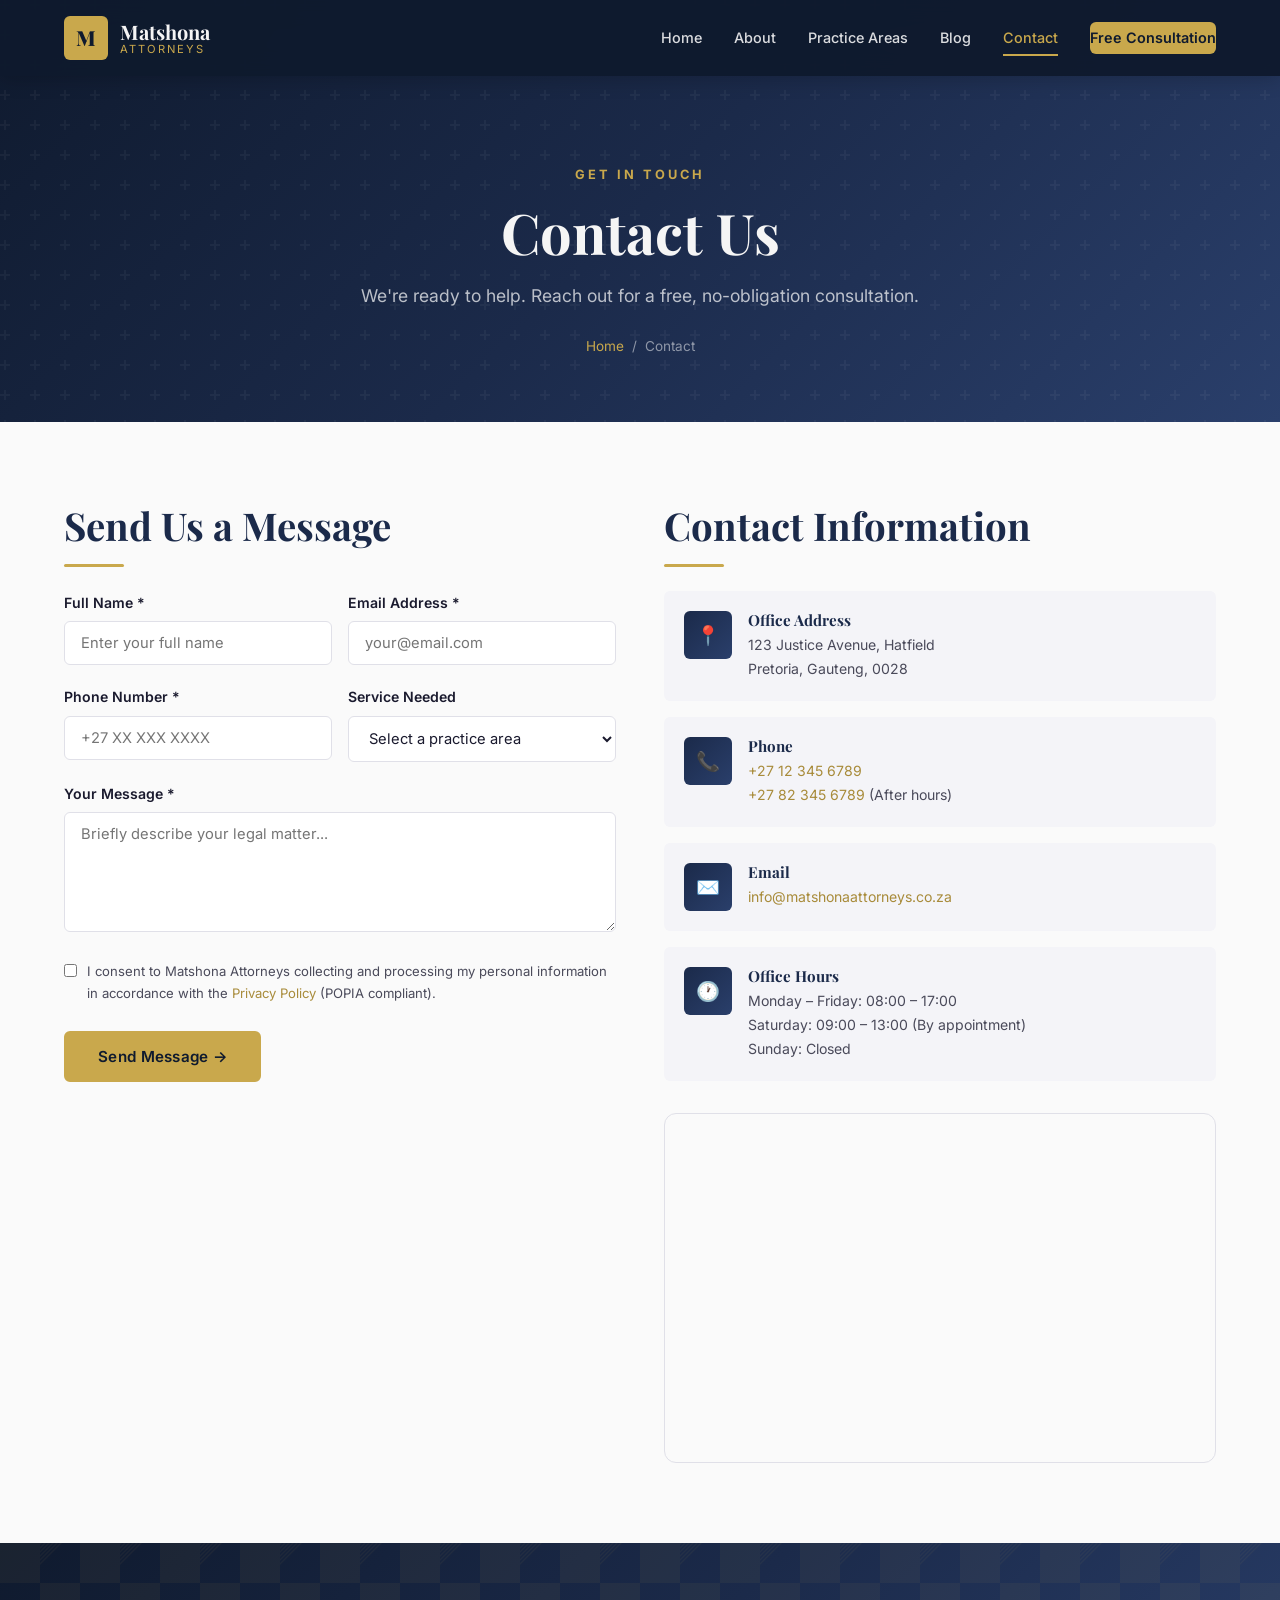
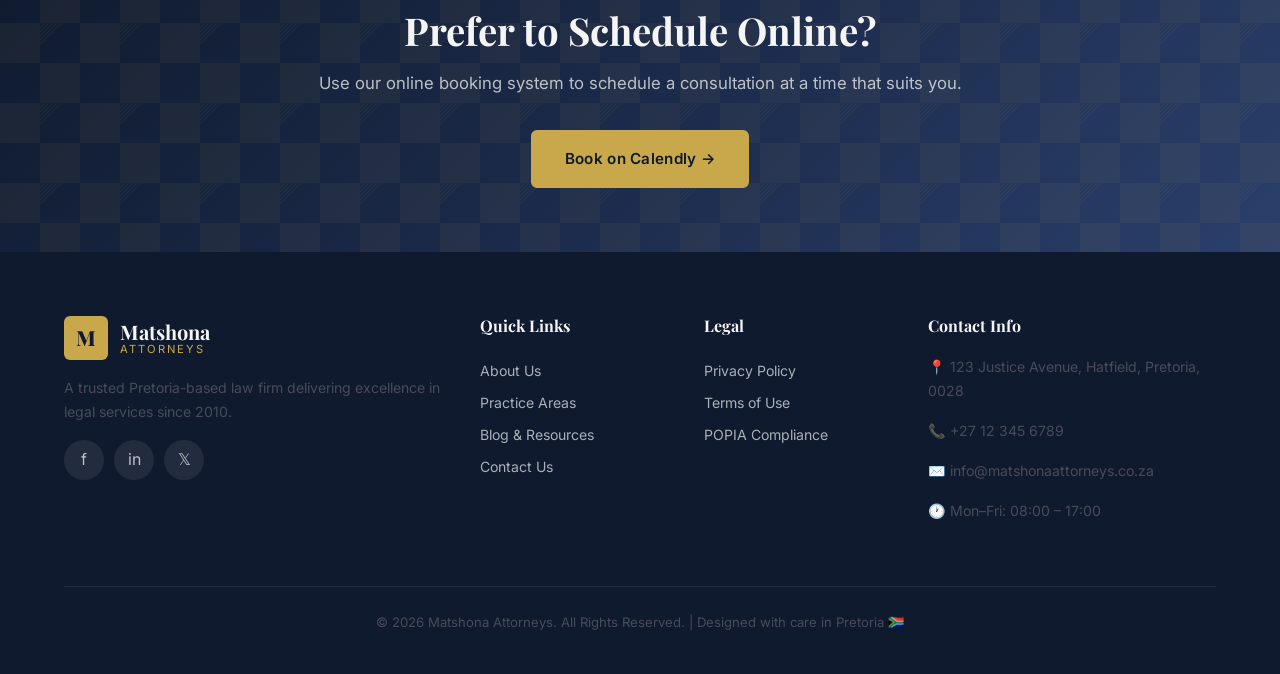
<file: contact.html>
<!DOCTYPE html>
<html lang="en">
<head>
  <meta charset="UTF-8">
  <meta name="viewport" content="width=device-width, initial-scale=1.0">
  <meta name="description" content="Contact Matshona Attorneys in Pretoria. Book a free consultation, call us, or visit our offices in Hatfield. We're here to help with your legal needs.">
  <title>Contact Us — Matshona Attorneys</title>
  <link rel="stylesheet" href="css/style.css">
</head>
<body>
  <a href="#main-content" class="skip-nav">Skip to main content</a>
  <header class="header scrolled" id="header">
    <div class="container">
      <a href="index.html" class="logo" aria-label="Matshona Attorneys Home"><div class="logo-icon">M</div><div class="logo-text">Matshona<span>Attorneys</span></div></a>
      <nav class="nav-links" id="navLinks" aria-label="Main navigation">
        <a href="index.html">Home</a><a href="about.html">About</a><a href="practice-areas.html">Practice Areas</a><a href="blog.html">Blog</a><a href="contact.html" class="active">Contact</a><a href="contact.html" class="nav-cta">Free Consultation</a>
      </nav>
      <button class="nav-toggle" id="navToggle" aria-label="Toggle navigation" aria-expanded="false"><span></span><span></span><span></span></button>
    </div>
  </header>

  <section class="page-hero" id="main-content">
    <div class="container">
      <span class="section-label">Get in Touch</span>
      <h1>Contact Us</h1>
      <p>We're ready to help. Reach out for a free, no-obligation consultation.</p>
      <div class="breadcrumb"><a href="index.html">Home</a><span>/</span><span>Contact</span></div>
    </div>
  </section>

  <section>
    <div class="container">
      <div class="contact-grid">
        <!-- Contact Form -->
        <div>
          <h2 class="section-title">Send Us a Message</h2>
          <div class="gold-line" style="margin-left:0;"></div>
          <form id="contactForm" action="https://formspree.io/f/YOUR_FORM_ID" method="POST" novalidate>
            <div class="form-row">
              <div class="form-group">
                <label for="fullName">Full Name *</label>
                <input type="text" id="fullName" name="fullName" placeholder="Enter your full name" required aria-required="true">
              </div>
              <div class="form-group">
                <label for="email">Email Address *</label>
                <input type="email" id="email" name="email" placeholder="your@email.com" required aria-required="true">
              </div>
            </div>
            <div class="form-row">
              <div class="form-group">
                <label for="phone">Phone Number *</label>
                <input type="tel" id="phone" name="phone" placeholder="+27 XX XXX XXXX" required aria-required="true">
              </div>
              <div class="form-group">
                <label for="service">Service Needed</label>
                <select id="service" name="service">
                  <option value="">Select a practice area</option>
                  <option value="family">Family Law</option>
                  <option value="criminal">Criminal Defence</option>
                  <option value="labour">Labour Law</option>
                  <option value="injury">Personal Injury</option>
                  <option value="conveyancing">Conveyancing & Property</option>
                  <option value="commercial">Commercial & Business Law</option>
                  <option value="immigration">Immigration Law</option>
                  <option value="estates">Estate Planning & Wills</option>
                  <option value="other">Other</option>
                </select>
              </div>
            </div>
            <div class="form-group">
              <label for="message">Your Message *</label>
              <textarea id="message" name="message" placeholder="Briefly describe your legal matter..." required aria-required="true"></textarea>
            </div>
            <div class="form-group" style="display:flex;align-items:flex-start;gap:10px;">
              <input type="checkbox" id="consent" name="consent" required style="width:auto;margin-top:4px;" aria-required="true">
              <label for="consent" style="font-weight:400;font-size:0.82rem;color:var(--text-secondary);">I consent to Matshona Attorneys collecting and processing my personal information in accordance with the <a href="privacy-policy.html">Privacy Policy</a> (POPIA compliant).</label>
            </div>
            <button type="submit" class="btn btn-primary" id="submitBtn">Send Message →</button>
            <div id="formSuccess" style="display:none;margin-top:1rem;padding:1rem;background:#e8f5e9;border-radius:var(--radius-sm);color:#2D8F5F;font-weight:500;">✅ Thank you! Your message has been sent. We will contact you within 24 hours.</div>
            <div id="formError" style="display:none;margin-top:1rem;padding:1rem;background:#fde8e8;border-radius:var(--radius-sm);color:#C0392B;font-weight:500;"></div>
          </form>
        </div>

        <!-- Contact Info -->
        <div>
          <h2 class="section-title">Contact Information</h2>
          <div class="gold-line" style="margin-left:0;"></div>
          <div class="contact-info-card">
            <div class="contact-info-icon">📍</div>
            <div><h4>Office Address</h4><p>123 Justice Avenue, Hatfield<br>Pretoria, Gauteng, 0028</p></div>
          </div>
          <div class="contact-info-card">
            <div class="contact-info-icon">📞</div>
            <div><h4>Phone</h4><p><a href="tel:+27123456789">+27 12 345 6789</a><br><a href="tel:+27823456789">+27 82 345 6789</a> (After hours)</p></div>
          </div>
          <div class="contact-info-card">
            <div class="contact-info-icon">✉️</div>
            <div><h4>Email</h4><p><a href="mailto:info@matshonaattorneys.co.za">info@matshonaattorneys.co.za</a></p></div>
          </div>
          <div class="contact-info-card">
            <div class="contact-info-icon">🕐</div>
            <div><h4>Office Hours</h4><p>Monday – Friday: 08:00 – 17:00<br>Saturday: 09:00 – 13:00 (By appointment)<br>Sunday: Closed</p></div>
          </div>

          <!-- Map -->
          <div class="map-container">
            <iframe src="https://www.google.com/maps/embed?pb=!1m18!1m12!1m3!1d3593.1!2d28.2294!3d-25.7479!2m3!1f0!2f0!3f0!3m2!1i1024!2i768!4f13.1!3m3!1m2!1s0x0%3A0x0!2zMjXCsDQ0JzUyLjQiUyAyOMKwMTMnNDUuOCJF!5e0!3m2!1sen!2sza!4v1" allowfullscreen loading="lazy" referrerpolicy="no-referrer-when-downgrade" title="Matshona Attorneys office location on Google Maps"></iframe>
          </div>
        </div>
      </div>
    </div>
  </section>

  <!-- CTA -->
  <section class="cta-banner">
    <div class="container">
      <h2>Prefer to Schedule Online?</h2>
      <p>Use our online booking system to schedule a consultation at a time that suits you.</p>
      <a href="#" class="btn btn-primary" id="calendlyBtn">Book on Calendly →</a>
    </div>
  </section>

  <!-- Footer -->
  <footer class="footer">
    <div class="container">
      <div class="footer-grid">
        <div class="footer-about"><div class="logo" style="margin-bottom:1rem;"><div class="logo-icon">M</div><div class="logo-text">Matshona<span>Attorneys</span></div></div><p>A trusted Pretoria-based law firm delivering excellence in legal services since 2010.</p><div class="footer-social"><a href="#" aria-label="Facebook">f</a><a href="#" aria-label="LinkedIn">in</a><a href="#" aria-label="Twitter">𝕏</a></div></div>
        <div class="footer-links"><h4>Quick Links</h4><a href="about.html">About Us</a><a href="practice-areas.html">Practice Areas</a><a href="blog.html">Blog & Resources</a><a href="contact.html">Contact Us</a></div>
        <div class="footer-links"><h4>Legal</h4><a href="privacy-policy.html">Privacy Policy</a><a href="terms.html">Terms of Use</a><a href="privacy-policy.html#popia">POPIA Compliance</a></div>
        <div><h4>Contact Info</h4><p style="font-size:0.88rem;">📍 123 Justice Avenue, Hatfield, Pretoria, 0028</p><p style="font-size:0.88rem;">📞 +27 12 345 6789</p><p style="font-size:0.88rem;">✉️ info@matshonaattorneys.co.za</p><p style="font-size:0.88rem;">🕐 Mon–Fri: 08:00 – 17:00</p></div>
      </div>
      <div class="footer-bottom"><p>&copy; 2026 Matshona Attorneys. All Rights Reserved. | Designed with care in Pretoria 🇿🇦</p></div>
    </div>
  </footer>

  <script src="//code.tidio.co/z5x9nlpoq2oirgwmjpmblcar8x8beiqx.js" async></script>
  <script src="js/main.js"></script>
</body>
</html>
</file>
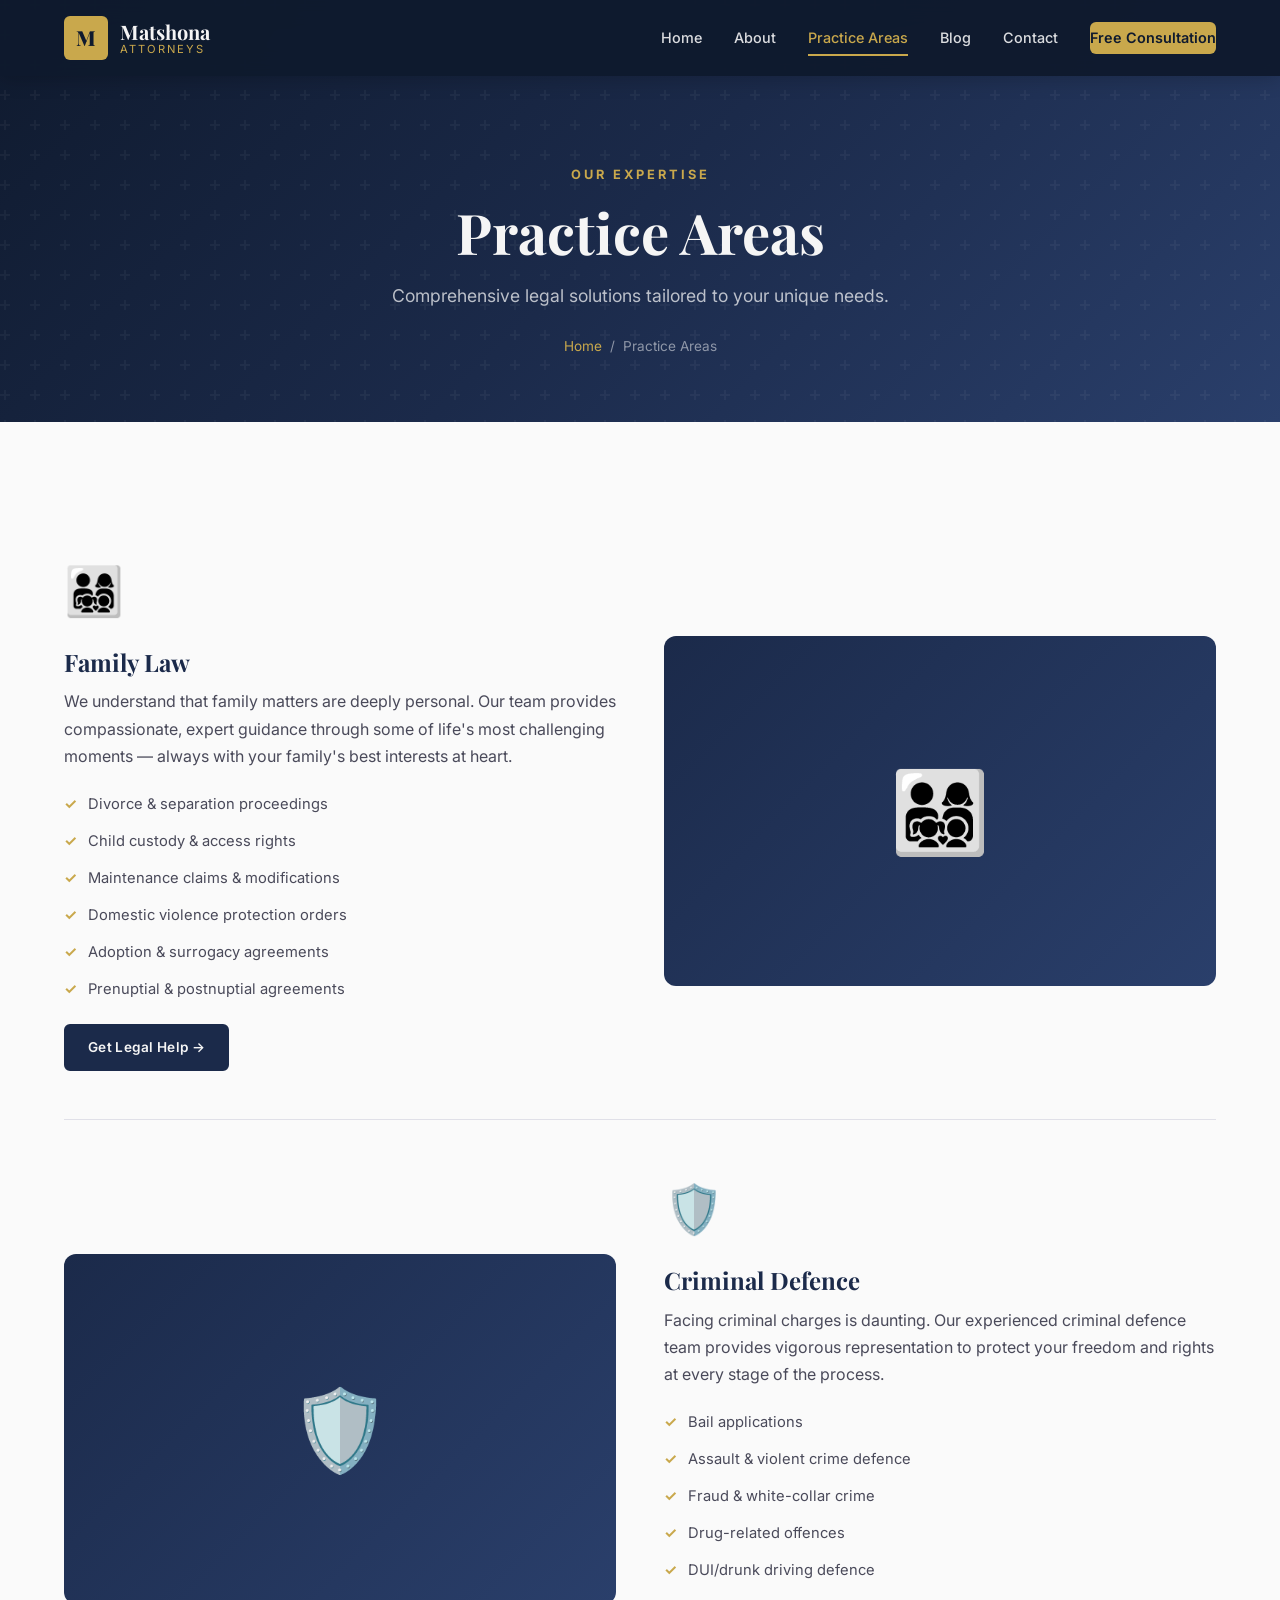
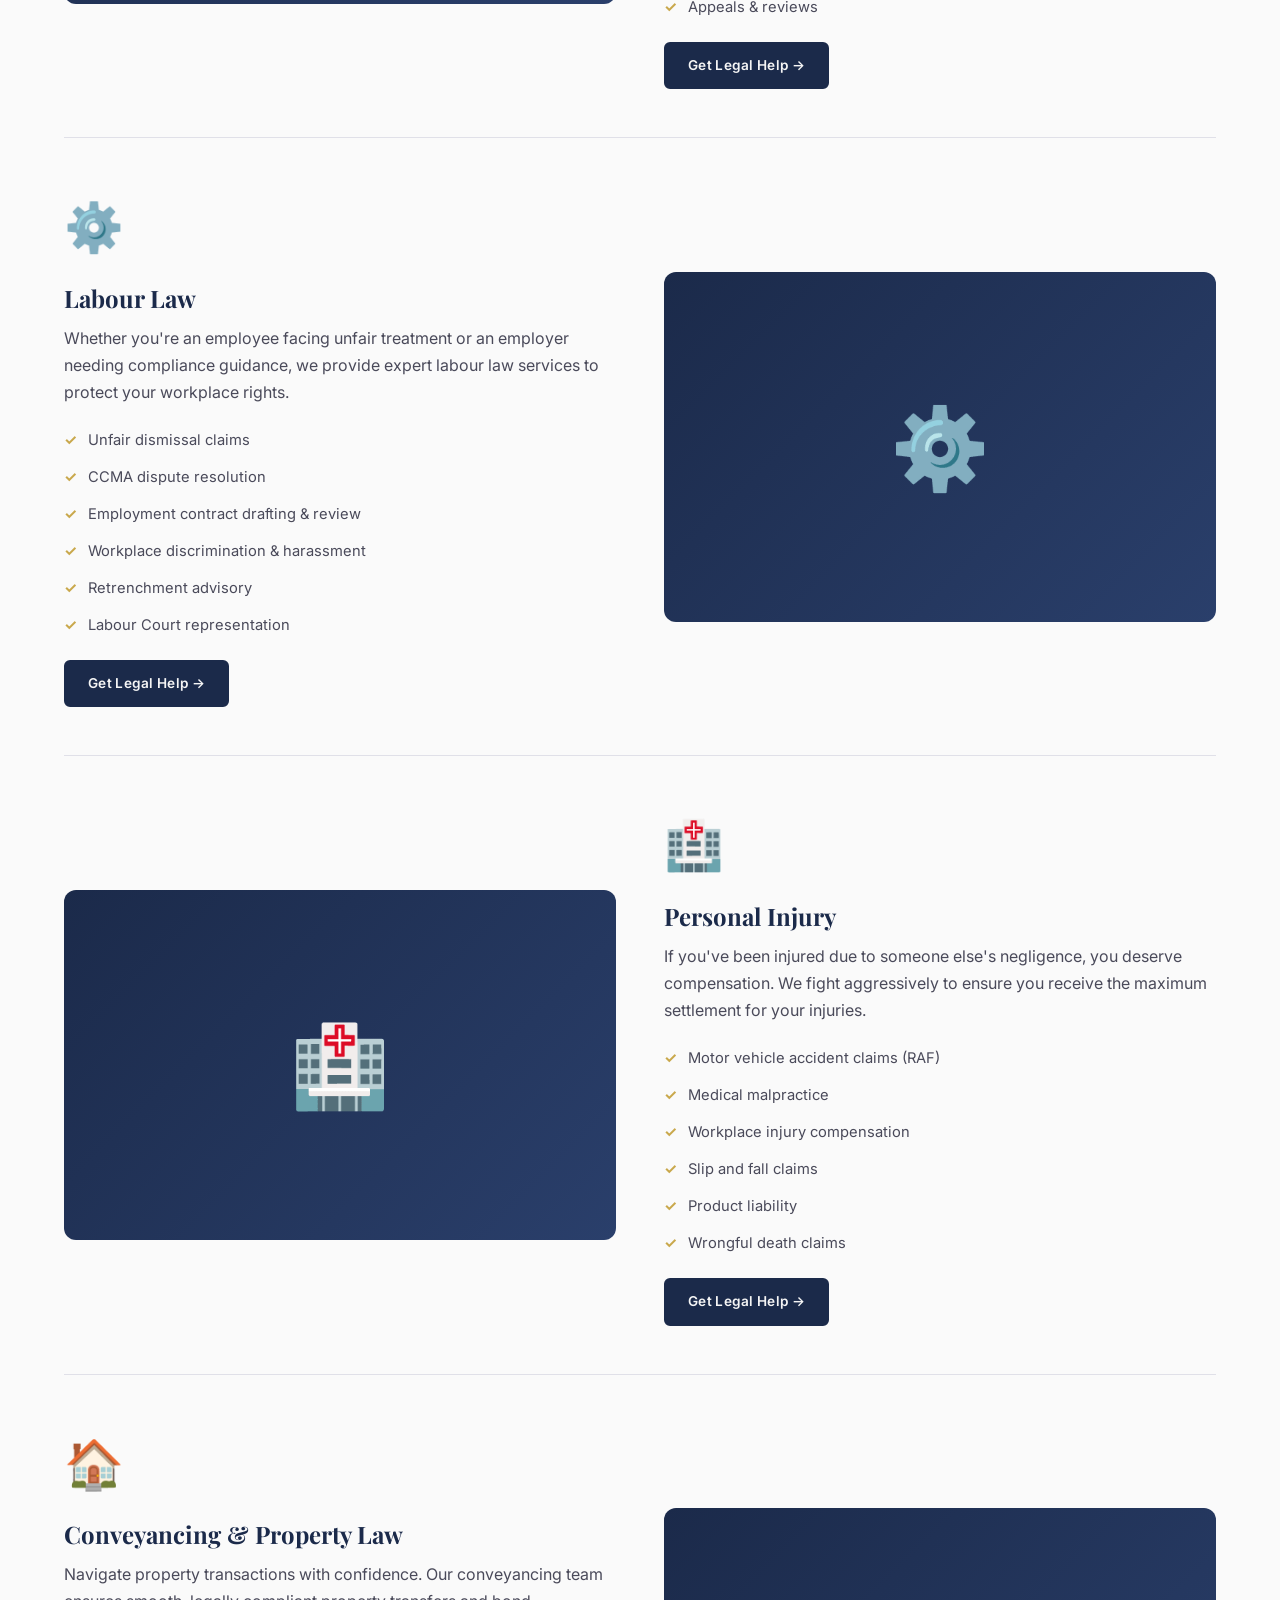
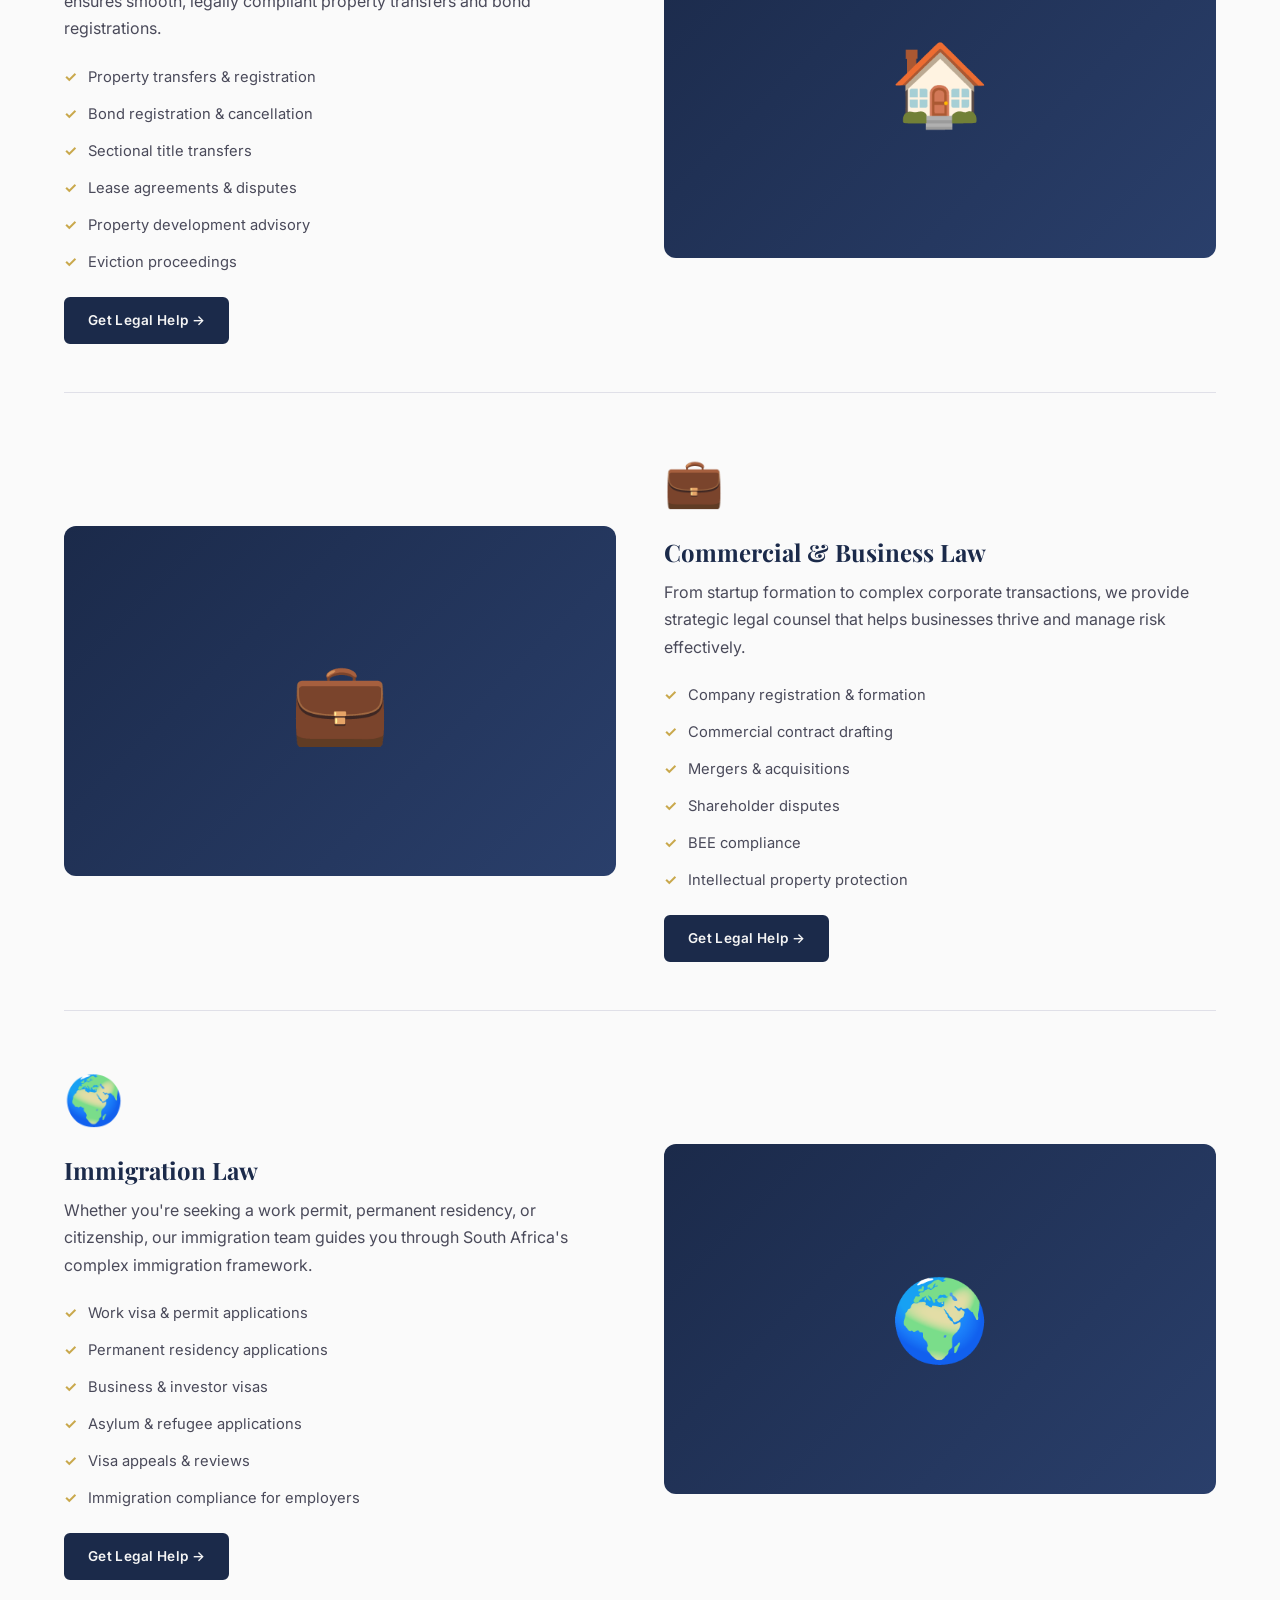
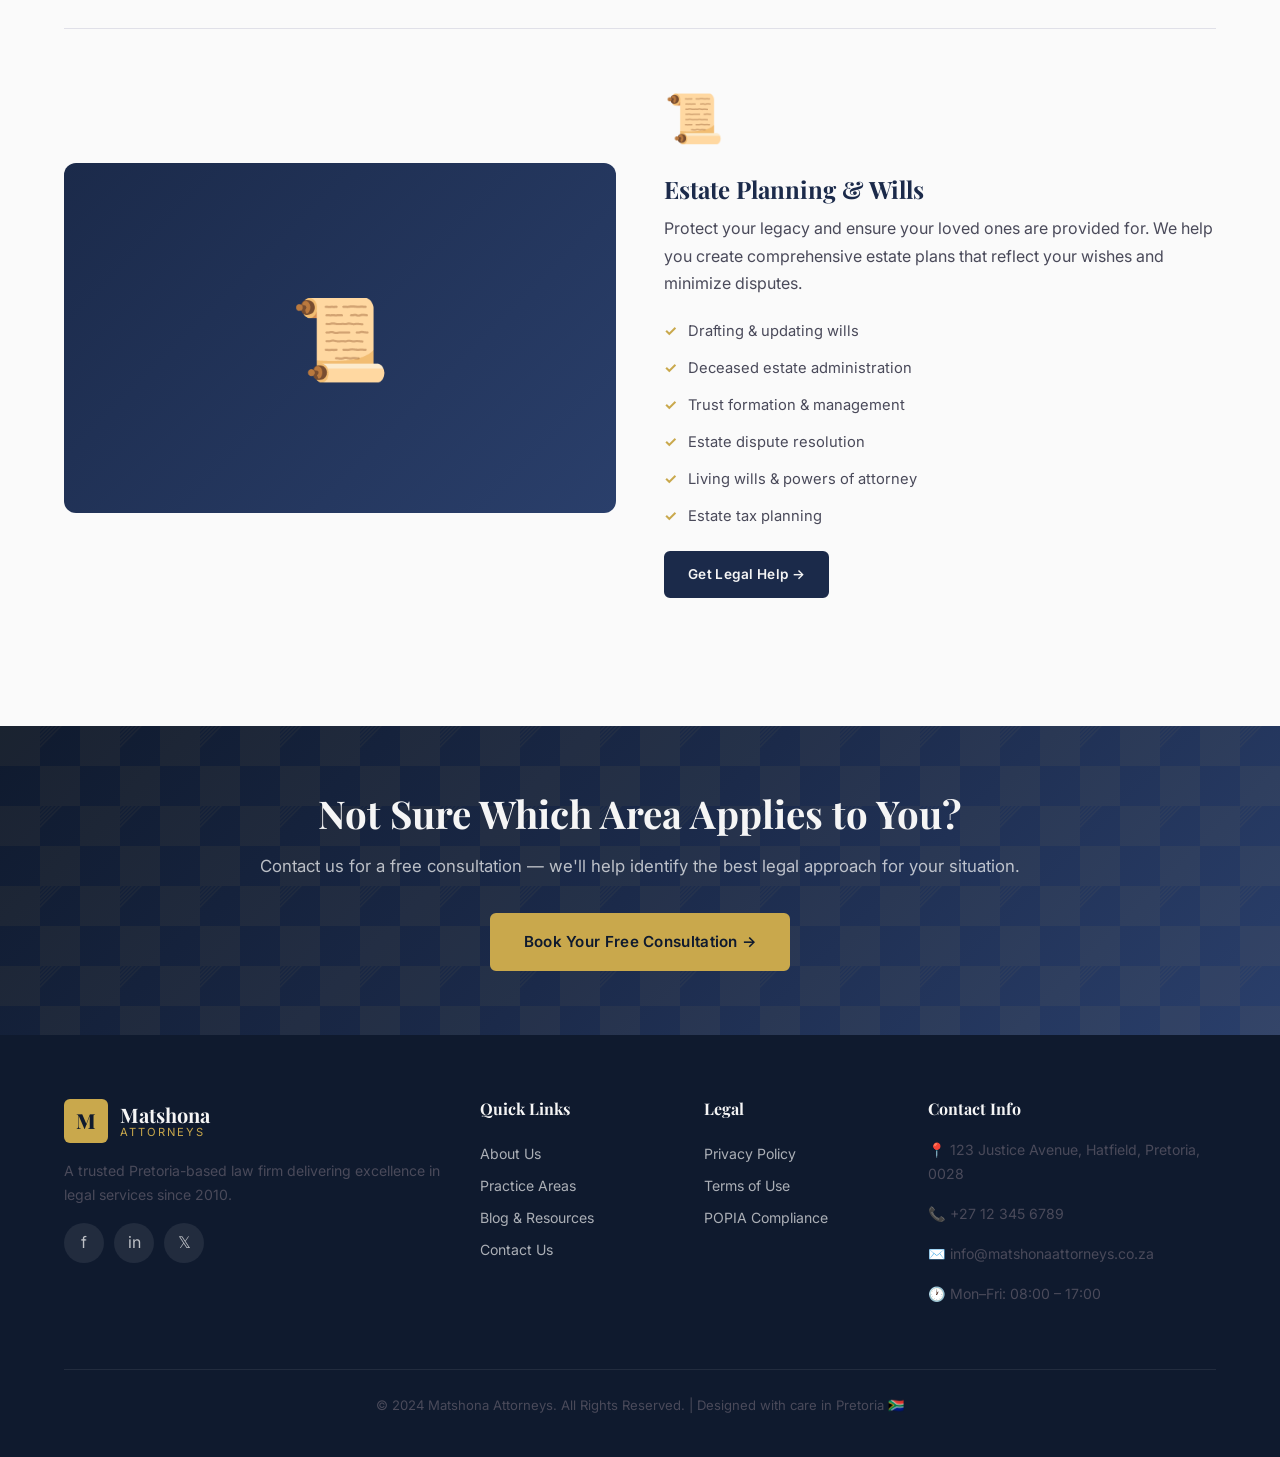
<file: practice-areas.html>
<!DOCTYPE html>
<html lang="en">
<head>
  <meta charset="UTF-8">
  <meta name="viewport" content="width=device-width, initial-scale=1.0">
  <meta name="description" content="Explore Matshona Attorneys' practice areas — Family Law, Criminal Defence, Labour Law, Personal Injury, Conveyancing, Commercial Law, Immigration, and Estate Planning.">
  <title>Practice Areas — Matshona Attorneys</title>
  <link rel="stylesheet" href="css/style.css">
</head>
<body>
  <a href="#main-content" class="skip-nav">Skip to main content</a>
  <header class="header scrolled" id="header">
    <div class="container">
      <a href="index.html" class="logo" aria-label="Matshona Attorneys Home">
        <div class="logo-icon">M</div>
        <div class="logo-text">Matshona<span>Attorneys</span></div>
      </a>
      <nav class="nav-links" id="navLinks" aria-label="Main navigation">
        <a href="index.html">Home</a>
        <a href="about.html">About</a>
        <a href="practice-areas.html" class="active">Practice Areas</a>
        <a href="blog.html">Blog</a>
        <a href="contact.html">Contact</a>
        <a href="contact.html" class="nav-cta">Free Consultation</a>
      </nav>
      <button class="nav-toggle" id="navToggle" aria-label="Toggle navigation" aria-expanded="false">
        <span></span><span></span><span></span>
      </button>
    </div>
  </header>

  <section class="page-hero" id="main-content">
    <div class="container">
      <span class="section-label">Our Expertise</span>
      <h1>Practice Areas</h1>
      <p>Comprehensive legal solutions tailored to your unique needs.</p>
      <div class="breadcrumb"><a href="index.html">Home</a><span>/</span><span>Practice Areas</span></div>
    </div>
  </section>

  <!-- Practice Areas Detail -->
  <section>
    <div class="container">

      <div class="practice-detail fade-in" id="family-law">
        <div>
          <div class="practice-detail-icon">👨‍👩‍👧‍👦</div>
          <h3>Family Law</h3>
          <p>We understand that family matters are deeply personal. Our team provides compassionate, expert guidance through some of life's most challenging moments — always with your family's best interests at heart.</p>
          <ul>
            <li>Divorce & separation proceedings</li>
            <li>Child custody & access rights</li>
            <li>Maintenance claims & modifications</li>
            <li>Domestic violence protection orders</li>
            <li>Adoption & surrogacy agreements</li>
            <li>Prenuptial & postnuptial agreements</li>
          </ul>
          <a href="contact.html" class="btn btn-dark btn-sm" style="margin-top:1rem;">Get Legal Help →</a>
        </div>
        <div class="practice-detail-img" style="background:linear-gradient(135deg,#1B2A4A,#2A3F6B);display:flex;align-items:center;justify-content:center;font-size:5rem;">👨‍👩‍👧‍👦</div>
      </div>

      <div class="practice-detail fade-in" id="criminal">
        <div>
          <div class="practice-detail-icon">🛡️</div>
          <h3>Criminal Defence</h3>
          <p>Facing criminal charges is daunting. Our experienced criminal defence team provides vigorous representation to protect your freedom and rights at every stage of the process.</p>
          <ul>
            <li>Bail applications</li>
            <li>Assault & violent crime defence</li>
            <li>Fraud & white-collar crime</li>
            <li>Drug-related offences</li>
            <li>DUI/drunk driving defence</li>
            <li>Appeals & reviews</li>
          </ul>
          <a href="contact.html" class="btn btn-dark btn-sm" style="margin-top:1rem;">Get Legal Help →</a>
        </div>
        <div class="practice-detail-img" style="background:linear-gradient(135deg,#1B2A4A,#2A3F6B);display:flex;align-items:center;justify-content:center;font-size:5rem;">🛡️</div>
      </div>

      <div class="practice-detail fade-in" id="labour">
        <div>
          <div class="practice-detail-icon">⚙️</div>
          <h3>Labour Law</h3>
          <p>Whether you're an employee facing unfair treatment or an employer needing compliance guidance, we provide expert labour law services to protect your workplace rights.</p>
          <ul>
            <li>Unfair dismissal claims</li>
            <li>CCMA dispute resolution</li>
            <li>Employment contract drafting & review</li>
            <li>Workplace discrimination & harassment</li>
            <li>Retrenchment advisory</li>
            <li>Labour Court representation</li>
          </ul>
          <a href="contact.html" class="btn btn-dark btn-sm" style="margin-top:1rem;">Get Legal Help →</a>
        </div>
        <div class="practice-detail-img" style="background:linear-gradient(135deg,#1B2A4A,#2A3F6B);display:flex;align-items:center;justify-content:center;font-size:5rem;">⚙️</div>
      </div>

      <div class="practice-detail fade-in" id="personal-injury">
        <div>
          <div class="practice-detail-icon">🏥</div>
          <h3>Personal Injury</h3>
          <p>If you've been injured due to someone else's negligence, you deserve compensation. We fight aggressively to ensure you receive the maximum settlement for your injuries.</p>
          <ul>
            <li>Motor vehicle accident claims (RAF)</li>
            <li>Medical malpractice</li>
            <li>Workplace injury compensation</li>
            <li>Slip and fall claims</li>
            <li>Product liability</li>
            <li>Wrongful death claims</li>
          </ul>
          <a href="contact.html" class="btn btn-dark btn-sm" style="margin-top:1rem;">Get Legal Help →</a>
        </div>
        <div class="practice-detail-img" style="background:linear-gradient(135deg,#1B2A4A,#2A3F6B);display:flex;align-items:center;justify-content:center;font-size:5rem;">🏥</div>
      </div>

      <div class="practice-detail fade-in" id="conveyancing">
        <div>
          <div class="practice-detail-icon">🏠</div>
          <h3>Conveyancing &amp; Property Law</h3>
          <p>Navigate property transactions with confidence. Our conveyancing team ensures smooth, legally compliant property transfers and bond registrations.</p>
          <ul>
            <li>Property transfers & registration</li>
            <li>Bond registration & cancellation</li>
            <li>Sectional title transfers</li>
            <li>Lease agreements & disputes</li>
            <li>Property development advisory</li>
            <li>Eviction proceedings</li>
          </ul>
          <a href="contact.html" class="btn btn-dark btn-sm" style="margin-top:1rem;">Get Legal Help →</a>
        </div>
        <div class="practice-detail-img" style="background:linear-gradient(135deg,#1B2A4A,#2A3F6B);display:flex;align-items:center;justify-content:center;font-size:5rem;">🏠</div>
      </div>

      <div class="practice-detail fade-in" id="commercial">
        <div>
          <div class="practice-detail-icon">💼</div>
          <h3>Commercial &amp; Business Law</h3>
          <p>From startup formation to complex corporate transactions, we provide strategic legal counsel that helps businesses thrive and manage risk effectively.</p>
          <ul>
            <li>Company registration & formation</li>
            <li>Commercial contract drafting</li>
            <li>Mergers & acquisitions</li>
            <li>Shareholder disputes</li>
            <li>BEE compliance</li>
            <li>Intellectual property protection</li>
          </ul>
          <a href="contact.html" class="btn btn-dark btn-sm" style="margin-top:1rem;">Get Legal Help →</a>
        </div>
        <div class="practice-detail-img" style="background:linear-gradient(135deg,#1B2A4A,#2A3F6B);display:flex;align-items:center;justify-content:center;font-size:5rem;">💼</div>
      </div>

      <div class="practice-detail fade-in" id="immigration">
        <div>
          <div class="practice-detail-icon">🌍</div>
          <h3>Immigration Law</h3>
          <p>Whether you're seeking a work permit, permanent residency, or citizenship, our immigration team guides you through South Africa's complex immigration framework.</p>
          <ul>
            <li>Work visa & permit applications</li>
            <li>Permanent residency applications</li>
            <li>Business & investor visas</li>
            <li>Asylum & refugee applications</li>
            <li>Visa appeals & reviews</li>
            <li>Immigration compliance for employers</li>
          </ul>
          <a href="contact.html" class="btn btn-dark btn-sm" style="margin-top:1rem;">Get Legal Help →</a>
        </div>
        <div class="practice-detail-img" style="background:linear-gradient(135deg,#1B2A4A,#2A3F6B);display:flex;align-items:center;justify-content:center;font-size:5rem;">🌍</div>
      </div>

      <div class="practice-detail fade-in" id="estates" style="border-bottom:none;">
        <div>
          <div class="practice-detail-icon">📜</div>
          <h3>Estate Planning &amp; Wills</h3>
          <p>Protect your legacy and ensure your loved ones are provided for. We help you create comprehensive estate plans that reflect your wishes and minimize disputes.</p>
          <ul>
            <li>Drafting & updating wills</li>
            <li>Deceased estate administration</li>
            <li>Trust formation & management</li>
            <li>Estate dispute resolution</li>
            <li>Living wills & powers of attorney</li>
            <li>Estate tax planning</li>
          </ul>
          <a href="contact.html" class="btn btn-dark btn-sm" style="margin-top:1rem;">Get Legal Help →</a>
        </div>
        <div class="practice-detail-img" style="background:linear-gradient(135deg,#1B2A4A,#2A3F6B);display:flex;align-items:center;justify-content:center;font-size:5rem;">📜</div>
      </div>

    </div>
  </section>

  <!-- CTA -->
  <section class="cta-banner">
    <div class="container">
      <h2>Not Sure Which Area Applies to You?</h2>
      <p>Contact us for a free consultation — we'll help identify the best legal approach for your situation.</p>
      <a href="contact.html" class="btn btn-primary">Book Your Free Consultation →</a>
    </div>
  </section>

  <!-- Footer -->
  <footer class="footer">
    <div class="container">
      <div class="footer-grid">
        <div class="footer-about">
          <div class="logo" style="margin-bottom:1rem;"><div class="logo-icon">M</div><div class="logo-text">Matshona<span>Attorneys</span></div></div>
          <p>A trusted Pretoria-based law firm delivering excellence in legal services since 2010.</p>
          <div class="footer-social"><a href="#" aria-label="Facebook">f</a><a href="#" aria-label="LinkedIn">in</a><a href="#" aria-label="Twitter">𝕏</a></div>
        </div>
        <div class="footer-links"><h4>Quick Links</h4><a href="about.html">About Us</a><a href="practice-areas.html">Practice Areas</a><a href="blog.html">Blog & Resources</a><a href="contact.html">Contact Us</a></div>
        <div class="footer-links"><h4>Legal</h4><a href="privacy-policy.html">Privacy Policy</a><a href="terms.html">Terms of Use</a><a href="privacy-policy.html#popia">POPIA Compliance</a></div>
        <div><h4>Contact Info</h4><p style="font-size:0.88rem;">📍 123 Justice Avenue, Hatfield, Pretoria, 0028</p><p style="font-size:0.88rem;">📞 +27 12 345 6789</p><p style="font-size:0.88rem;">✉️ info@matshonaattorneys.co.za</p><p style="font-size:0.88rem;">🕐 Mon–Fri: 08:00 – 17:00</p></div>
      </div>
      <div class="footer-bottom"><p>&copy; 2024 Matshona Attorneys. All Rights Reserved. | Designed with care in Pretoria 🇿🇦</p></div>
    </div>
  </footer>

  <script src="//code.tidio.co/z5x9nlpoq2oirgwmjpmblcar8x8beiqx.js" async></script>
  <script src="js/main.js"></script>
</body>
</html>
</file>
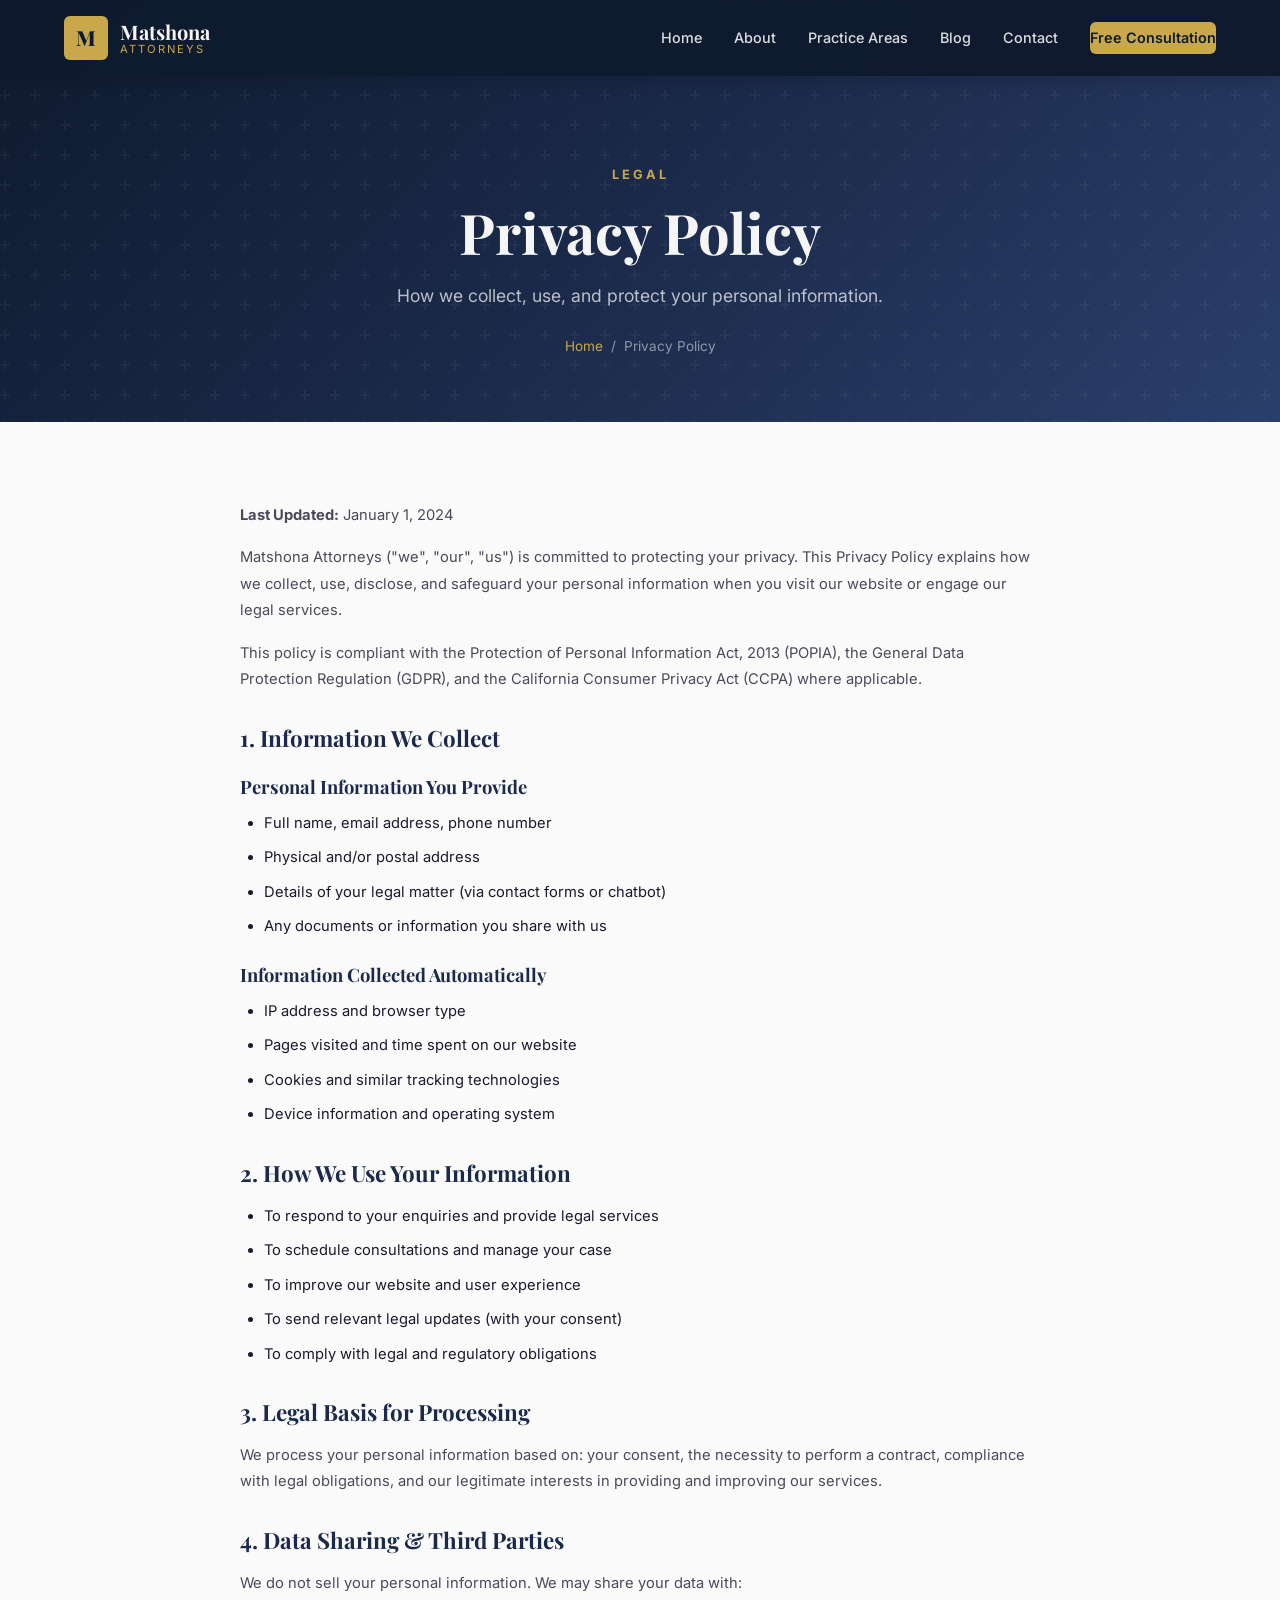
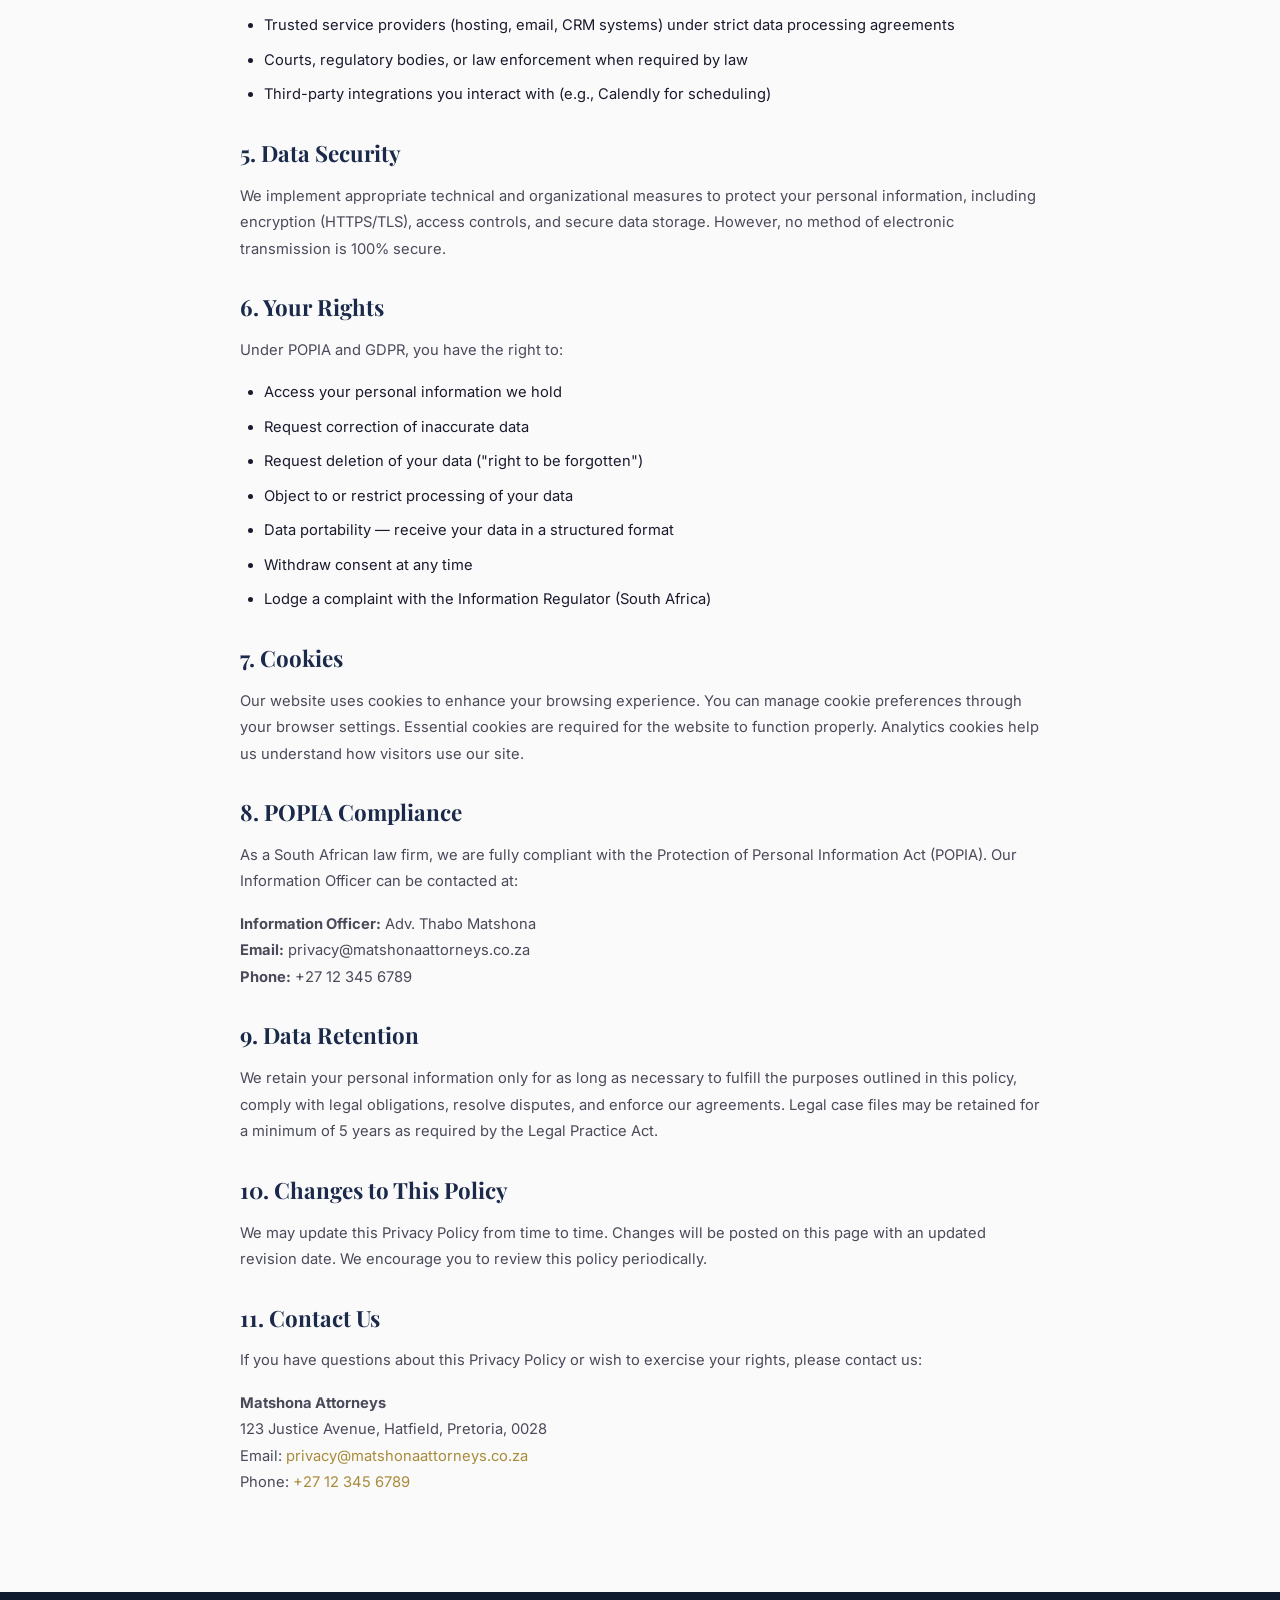
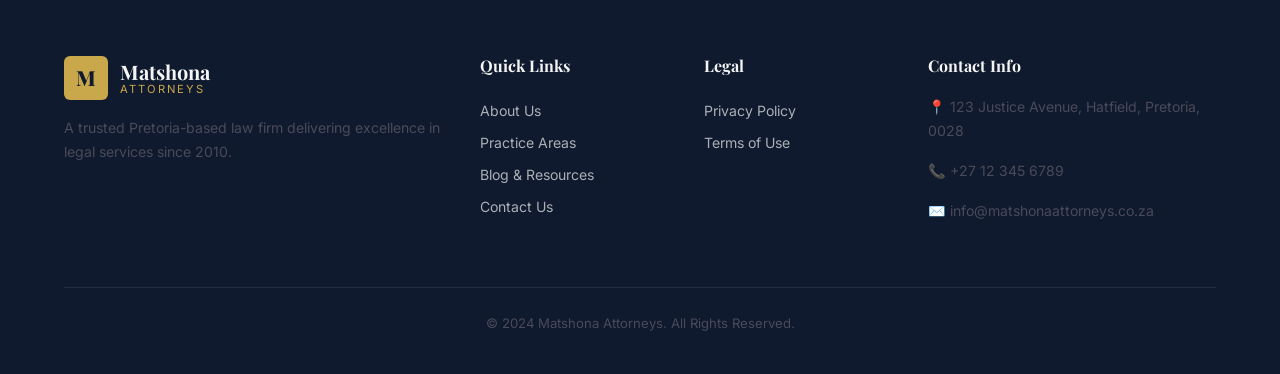
<file: privacy-policy.html>
<!DOCTYPE html>
<html lang="en">
<head>
  <meta charset="UTF-8">
  <meta name="viewport" content="width=device-width, initial-scale=1.0">
  <meta name="description" content="Matshona Attorneys Privacy Policy — How we collect, use, and protect your personal information under POPIA and GDPR.">
  <title>Privacy Policy — Matshona Attorneys</title>
  <link rel="stylesheet" href="css/style.css">
</head>
<body>
  <a href="#main-content" class="skip-nav">Skip to main content</a>
  <header class="header scrolled" id="header">
    <div class="container">
      <a href="index.html" class="logo" aria-label="Matshona Attorneys Home"><div class="logo-icon">M</div><div class="logo-text">Matshona<span>Attorneys</span></div></a>
      <nav class="nav-links" id="navLinks" aria-label="Main navigation">
        <a href="index.html">Home</a><a href="about.html">About</a><a href="practice-areas.html">Practice Areas</a><a href="blog.html">Blog</a><a href="contact.html">Contact</a><a href="contact.html" class="nav-cta">Free Consultation</a>
      </nav>
      <button class="nav-toggle" id="navToggle" aria-label="Toggle navigation" aria-expanded="false"><span></span><span></span><span></span></button>
    </div>
  </header>

  <section class="page-hero" id="main-content">
    <div class="container">
      <span class="section-label">Legal</span>
      <h1>Privacy Policy</h1>
      <p>How we collect, use, and protect your personal information.</p>
      <div class="breadcrumb"><a href="index.html">Home</a><span>/</span><span>Privacy Policy</span></div>
    </div>
  </section>

  <section>
    <div class="container legal-content">
      <p><strong>Last Updated:</strong> January 1, 2024</p>
      <p>Matshona Attorneys ("we", "our", "us") is committed to protecting your privacy. This Privacy Policy explains how we collect, use, disclose, and safeguard your personal information when you visit our website or engage our legal services.</p>
      <p>This policy is compliant with the Protection of Personal Information Act, 2013 (POPIA), the General Data Protection Regulation (GDPR), and the California Consumer Privacy Act (CCPA) where applicable.</p>

      <h2>1. Information We Collect</h2>
      <h3>Personal Information You Provide</h3>
      <ul>
        <li>Full name, email address, phone number</li>
        <li>Physical and/or postal address</li>
        <li>Details of your legal matter (via contact forms or chatbot)</li>
        <li>Any documents or information you share with us</li>
      </ul>
      <h3>Information Collected Automatically</h3>
      <ul>
        <li>IP address and browser type</li>
        <li>Pages visited and time spent on our website</li>
        <li>Cookies and similar tracking technologies</li>
        <li>Device information and operating system</li>
      </ul>

      <h2>2. How We Use Your Information</h2>
      <ul>
        <li>To respond to your enquiries and provide legal services</li>
        <li>To schedule consultations and manage your case</li>
        <li>To improve our website and user experience</li>
        <li>To send relevant legal updates (with your consent)</li>
        <li>To comply with legal and regulatory obligations</li>
      </ul>

      <h2>3. Legal Basis for Processing</h2>
      <p>We process your personal information based on: your consent, the necessity to perform a contract, compliance with legal obligations, and our legitimate interests in providing and improving our services.</p>

      <h2>4. Data Sharing &amp; Third Parties</h2>
      <p>We do not sell your personal information. We may share your data with:</p>
      <ul>
        <li>Trusted service providers (hosting, email, CRM systems) under strict data processing agreements</li>
        <li>Courts, regulatory bodies, or law enforcement when required by law</li>
        <li>Third-party integrations you interact with (e.g., Calendly for scheduling)</li>
      </ul>

      <h2>5. Data Security</h2>
      <p>We implement appropriate technical and organizational measures to protect your personal information, including encryption (HTTPS/TLS), access controls, and secure data storage. However, no method of electronic transmission is 100% secure.</p>

      <h2>6. Your Rights</h2>
      <p>Under POPIA and GDPR, you have the right to:</p>
      <ul>
        <li>Access your personal information we hold</li>
        <li>Request correction of inaccurate data</li>
        <li>Request deletion of your data ("right to be forgotten")</li>
        <li>Object to or restrict processing of your data</li>
        <li>Data portability — receive your data in a structured format</li>
        <li>Withdraw consent at any time</li>
        <li>Lodge a complaint with the Information Regulator (South Africa)</li>
      </ul>

      <h2>7. Cookies</h2>
      <p>Our website uses cookies to enhance your browsing experience. You can manage cookie preferences through your browser settings. Essential cookies are required for the website to function properly. Analytics cookies help us understand how visitors use our site.</p>

      <h2 id="popia">8. POPIA Compliance</h2>
      <p>As a South African law firm, we are fully compliant with the Protection of Personal Information Act (POPIA). Our Information Officer can be contacted at:</p>
      <p><strong>Information Officer:</strong> Adv. Thabo Matshona<br>
      <strong>Email:</strong> privacy@matshonaattorneys.co.za<br>
      <strong>Phone:</strong> +27 12 345 6789</p>

      <h2>9. Data Retention</h2>
      <p>We retain your personal information only for as long as necessary to fulfill the purposes outlined in this policy, comply with legal obligations, resolve disputes, and enforce our agreements. Legal case files may be retained for a minimum of 5 years as required by the Legal Practice Act.</p>

      <h2>10. Changes to This Policy</h2>
      <p>We may update this Privacy Policy from time to time. Changes will be posted on this page with an updated revision date. We encourage you to review this policy periodically.</p>

      <h2>11. Contact Us</h2>
      <p>If you have questions about this Privacy Policy or wish to exercise your rights, please contact us:</p>
      <p><strong>Matshona Attorneys</strong><br>
      123 Justice Avenue, Hatfield, Pretoria, 0028<br>
      Email: <a href="mailto:privacy@matshonaattorneys.co.za">privacy@matshonaattorneys.co.za</a><br>
      Phone: <a href="tel:+27123456789">+27 12 345 6789</a></p>
    </div>
  </section>

  <footer class="footer">
    <div class="container">
      <div class="footer-grid">
        <div class="footer-about"><div class="logo" style="margin-bottom:1rem;"><div class="logo-icon">M</div><div class="logo-text">Matshona<span>Attorneys</span></div></div><p>A trusted Pretoria-based law firm delivering excellence in legal services since 2010.</p></div>
        <div class="footer-links"><h4>Quick Links</h4><a href="about.html">About Us</a><a href="practice-areas.html">Practice Areas</a><a href="blog.html">Blog & Resources</a><a href="contact.html">Contact Us</a></div>
        <div class="footer-links"><h4>Legal</h4><a href="privacy-policy.html">Privacy Policy</a><a href="terms.html">Terms of Use</a></div>
        <div><h4>Contact Info</h4><p style="font-size:0.88rem;">📍 123 Justice Avenue, Hatfield, Pretoria, 0028</p><p style="font-size:0.88rem;">📞 +27 12 345 6789</p><p style="font-size:0.88rem;">✉️ info@matshonaattorneys.co.za</p></div>
      </div>
      <div class="footer-bottom"><p>&copy; 2024 Matshona Attorneys. All Rights Reserved.</p></div>
    </div>
  </footer>
  <script src="//code.tidio.co/z5x9nlpoq2oirgwmjpmblcar8x8beiqx.js" async></script>
  <script src="js/main.js"></script>
</body>
</html>
</file>
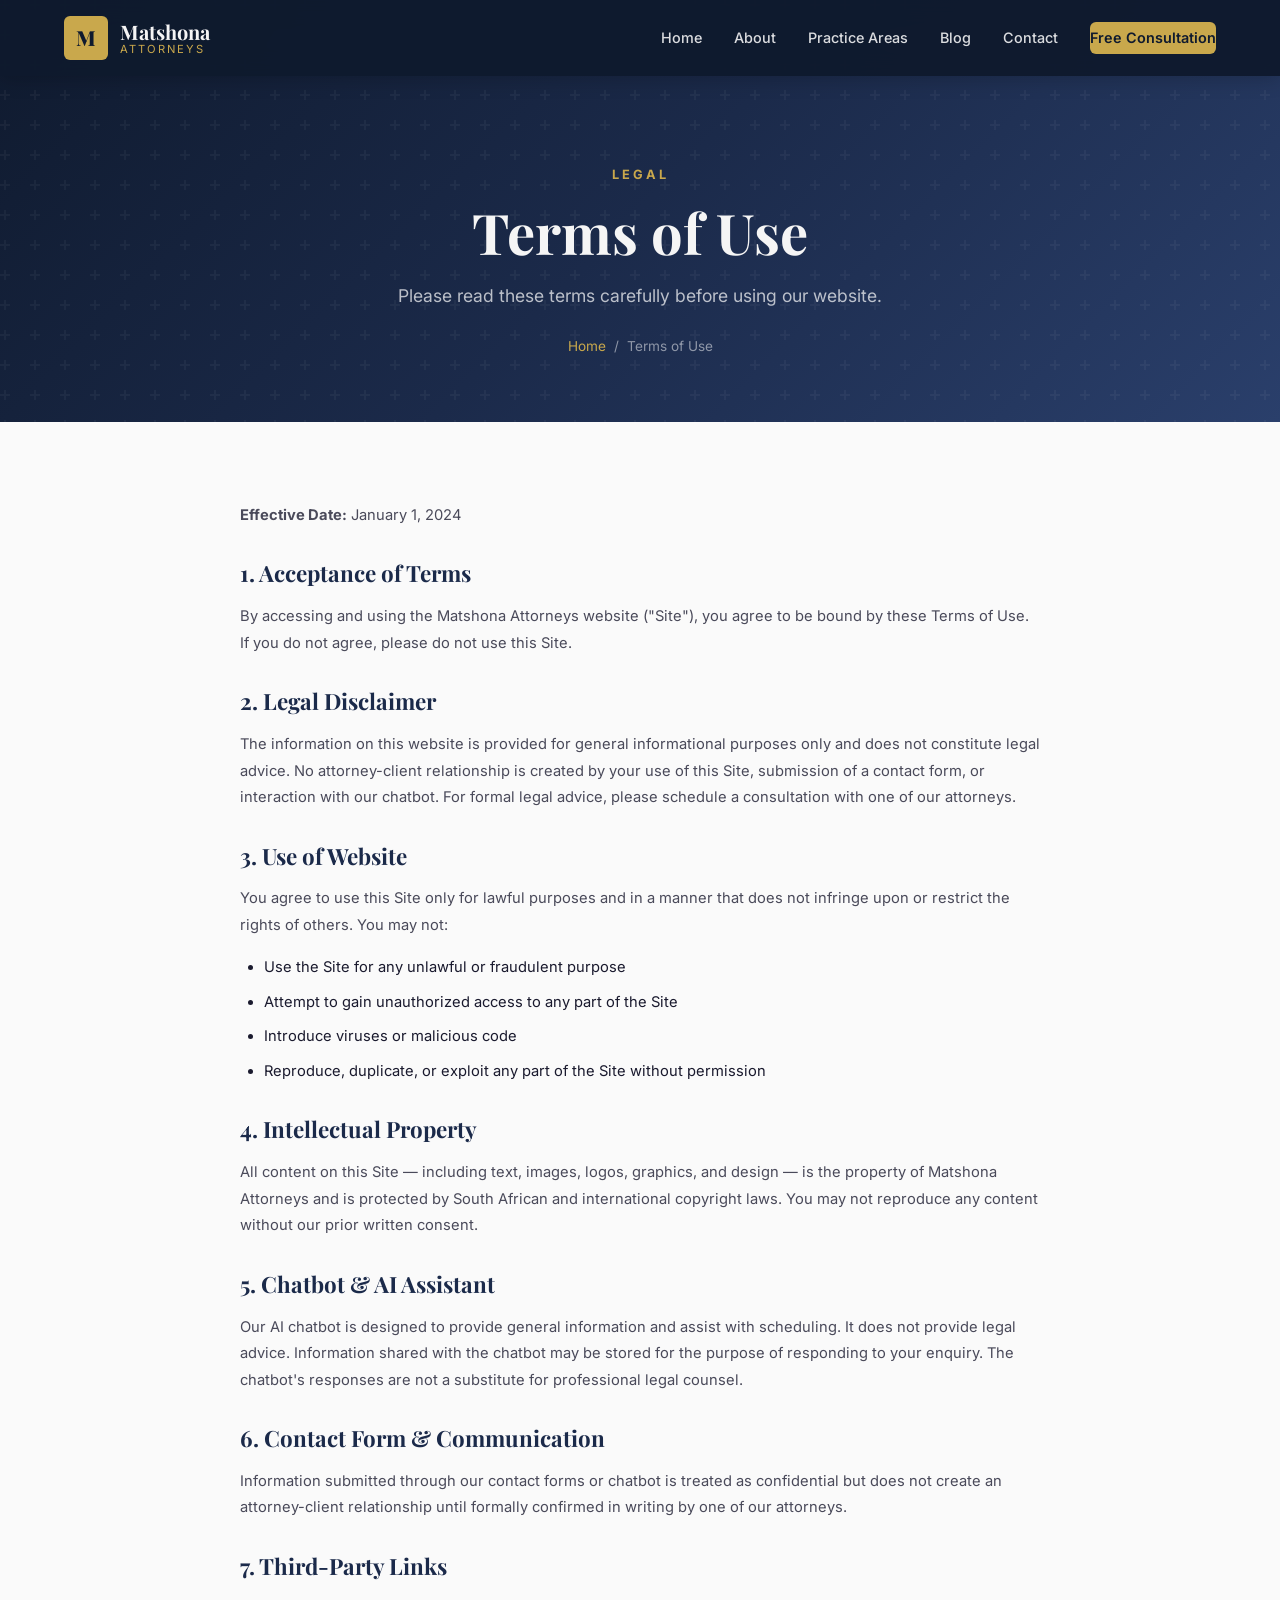
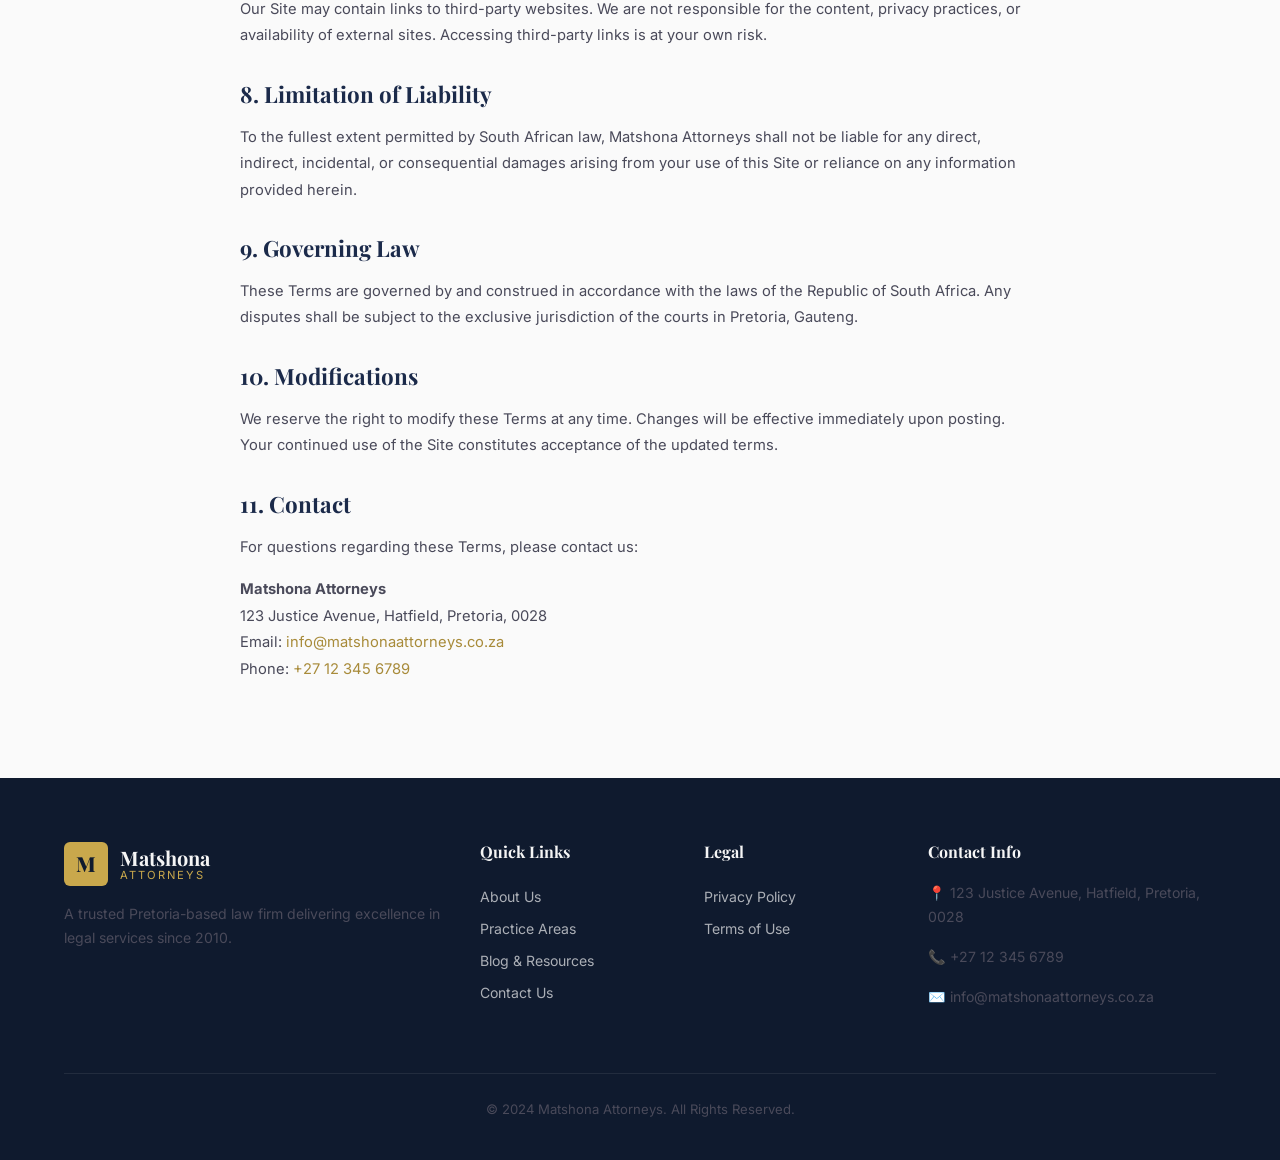
<file: terms.html>
<!DOCTYPE html>
<html lang="en">
<head>
  <meta charset="UTF-8">
  <meta name="viewport" content="width=device-width, initial-scale=1.0">
  <meta name="description" content="Terms of Use for Matshona Attorneys website. Please read these terms carefully before using our website and services.">
  <title>Terms of Use — Matshona Attorneys</title>
  <link rel="stylesheet" href="css/style.css">
</head>
<body>
  <a href="#main-content" class="skip-nav">Skip to main content</a>
  <header class="header scrolled" id="header">
    <div class="container">
      <a href="index.html" class="logo" aria-label="Matshona Attorneys Home"><div class="logo-icon">M</div><div class="logo-text">Matshona<span>Attorneys</span></div></a>
      <nav class="nav-links" id="navLinks" aria-label="Main navigation">
        <a href="index.html">Home</a><a href="about.html">About</a><a href="practice-areas.html">Practice Areas</a><a href="blog.html">Blog</a><a href="contact.html">Contact</a><a href="contact.html" class="nav-cta">Free Consultation</a>
      </nav>
      <button class="nav-toggle" id="navToggle" aria-label="Toggle navigation" aria-expanded="false"><span></span><span></span><span></span></button>
    </div>
  </header>

  <section class="page-hero" id="main-content">
    <div class="container">
      <span class="section-label">Legal</span>
      <h1>Terms of Use</h1>
      <p>Please read these terms carefully before using our website.</p>
      <div class="breadcrumb"><a href="index.html">Home</a><span>/</span><span>Terms of Use</span></div>
    </div>
  </section>

  <section>
    <div class="container legal-content">
      <p><strong>Effective Date:</strong> January 1, 2024</p>

      <h2>1. Acceptance of Terms</h2>
      <p>By accessing and using the Matshona Attorneys website ("Site"), you agree to be bound by these Terms of Use. If you do not agree, please do not use this Site.</p>

      <h2>2. Legal Disclaimer</h2>
      <p>The information on this website is provided for general informational purposes only and does not constitute legal advice. No attorney-client relationship is created by your use of this Site, submission of a contact form, or interaction with our chatbot. For formal legal advice, please schedule a consultation with one of our attorneys.</p>

      <h2>3. Use of Website</h2>
      <p>You agree to use this Site only for lawful purposes and in a manner that does not infringe upon or restrict the rights of others. You may not:</p>
      <ul>
        <li>Use the Site for any unlawful or fraudulent purpose</li>
        <li>Attempt to gain unauthorized access to any part of the Site</li>
        <li>Introduce viruses or malicious code</li>
        <li>Reproduce, duplicate, or exploit any part of the Site without permission</li>
      </ul>

      <h2>4. Intellectual Property</h2>
      <p>All content on this Site — including text, images, logos, graphics, and design — is the property of Matshona Attorneys and is protected by South African and international copyright laws. You may not reproduce any content without our prior written consent.</p>

      <h2>5. Chatbot &amp; AI Assistant</h2>
      <p>Our AI chatbot is designed to provide general information and assist with scheduling. It does not provide legal advice. Information shared with the chatbot may be stored for the purpose of responding to your enquiry. The chatbot's responses are not a substitute for professional legal counsel.</p>

      <h2>6. Contact Form &amp; Communication</h2>
      <p>Information submitted through our contact forms or chatbot is treated as confidential but does not create an attorney-client relationship until formally confirmed in writing by one of our attorneys.</p>

      <h2>7. Third-Party Links</h2>
      <p>Our Site may contain links to third-party websites. We are not responsible for the content, privacy practices, or availability of external sites. Accessing third-party links is at your own risk.</p>

      <h2>8. Limitation of Liability</h2>
      <p>To the fullest extent permitted by South African law, Matshona Attorneys shall not be liable for any direct, indirect, incidental, or consequential damages arising from your use of this Site or reliance on any information provided herein.</p>

      <h2>9. Governing Law</h2>
      <p>These Terms are governed by and construed in accordance with the laws of the Republic of South Africa. Any disputes shall be subject to the exclusive jurisdiction of the courts in Pretoria, Gauteng.</p>

      <h2>10. Modifications</h2>
      <p>We reserve the right to modify these Terms at any time. Changes will be effective immediately upon posting. Your continued use of the Site constitutes acceptance of the updated terms.</p>

      <h2>11. Contact</h2>
      <p>For questions regarding these Terms, please contact us:</p>
      <p><strong>Matshona Attorneys</strong><br>
      123 Justice Avenue, Hatfield, Pretoria, 0028<br>
      Email: <a href="mailto:info@matshonaattorneys.co.za">info@matshonaattorneys.co.za</a><br>
      Phone: <a href="tel:+27123456789">+27 12 345 6789</a></p>
    </div>
  </section>

  <footer class="footer">
    <div class="container">
      <div class="footer-grid">
        <div class="footer-about"><div class="logo" style="margin-bottom:1rem;"><div class="logo-icon">M</div><div class="logo-text">Matshona<span>Attorneys</span></div></div><p>A trusted Pretoria-based law firm delivering excellence in legal services since 2010.</p></div>
        <div class="footer-links"><h4>Quick Links</h4><a href="about.html">About Us</a><a href="practice-areas.html">Practice Areas</a><a href="blog.html">Blog & Resources</a><a href="contact.html">Contact Us</a></div>
        <div class="footer-links"><h4>Legal</h4><a href="privacy-policy.html">Privacy Policy</a><a href="terms.html">Terms of Use</a></div>
        <div><h4>Contact Info</h4><p style="font-size:0.88rem;">📍 123 Justice Avenue, Hatfield, Pretoria, 0028</p><p style="font-size:0.88rem;">📞 +27 12 345 6789</p><p style="font-size:0.88rem;">✉️ info@matshonaattorneys.co.za</p></div>
      </div>
      <div class="footer-bottom"><p>&copy; 2024 Matshona Attorneys. All Rights Reserved.</p></div>
    </div>
  </footer>
  <script src="//code.tidio.co/z5x9nlpoq2oirgwmjpmblcar8x8beiqx.js" async></script>
  <script src="js/main.js"></script>
</body>
</html>
</file>
<file: css/style.css>
/* ============================================
   MATSHONA ATTORNEYS — Design System
   Premium Law Firm Aesthetic
   ============================================ */

/* Google Fonts */
@import url('https://fonts.googleapis.com/css2?family=Playfair+Display:ital,wght@0,400;0,500;0,600;0,700;0,800;1,400;1,500&family=Inter:wght@300;400;500;600;700&display=swap');

/* ---- Design Tokens ---- */
:root {
  --primary: #1B2A4A;
  --primary-light: #2A3F6B;
  --primary-dark: #0F1A2E;
  --accent: #C9A84C;
  --accent-light: #D4B965;
  --accent-dark: #A88B3A;
  --bg: #FAFAFA;
  --surface: #FFFFFF;
  --surface-alt: #F4F4F8;
  --text: #1A1A2E;
  --text-secondary: #4A4A5A;
  --text-light: #F5F5F5;
  --text-muted: #8A8A9A;
  --border: #E0E0E8;
  --success: #2D8F5F;
  --error: #C0392B;
  --shadow-sm: 0 2px 8px rgba(27,42,74,0.06);
  --shadow-md: 0 4px 20px rgba(27,42,74,0.10);
  --shadow-lg: 0 8px 40px rgba(27,42,74,0.14);
  --shadow-xl: 0 16px 60px rgba(27,42,74,0.18);
  --radius-sm: 6px;
  --radius-md: 12px;
  --radius-lg: 20px;
  --radius-xl: 32px;
  --font-heading: 'Playfair Display', Georgia, serif;
  --font-body: 'Inter', -apple-system, sans-serif;
  --transition: 0.3s cubic-bezier(0.4, 0, 0.2, 1);
  --max-width: 1200px;
}

/* ---- Reset & Base ---- */
*, *::before, *::after { box-sizing: border-box; margin: 0; padding: 0; }

html {
  scroll-behavior: smooth;
  font-size: 16px;
  -webkit-text-size-adjust: 100%;
}

body {
  font-family: var(--font-body);
  color: var(--text);
  background: var(--bg);
  line-height: 1.7;
  overflow-x: hidden;
  -webkit-font-smoothing: antialiased;
}

a { color: var(--accent-dark); text-decoration: none; transition: color var(--transition); }
a:hover { color: var(--accent); }
a:focus-visible { outline: 3px solid var(--accent); outline-offset: 2px; border-radius: 2px; }

img { max-width: 100%; height: auto; display: block; }
ul, ol { list-style: none; }

/* Skip Navigation — Accessibility */
.skip-nav {
  position: absolute; top: -100%; left: 50%; transform: translateX(-50%);
  background: var(--accent); color: var(--primary-dark); padding: 12px 24px;
  border-radius: 0 0 var(--radius-sm) var(--radius-sm);
  font-weight: 600; z-index: 10000; transition: top var(--transition);
}
.skip-nav:focus { top: 0; }

/* ---- Typography ---- */
h1, h2, h3, h4, h5, h6 {
  font-family: var(--font-heading);
  color: var(--primary);
  line-height: 1.2;
  font-weight: 700;
}
h1 { font-size: clamp(2.2rem, 5vw, 3.5rem); }
h2 { font-size: clamp(1.6rem, 3.5vw, 2.4rem); }
h3 { font-size: clamp(1.2rem, 2.5vw, 1.6rem); }
h4 { font-size: 1.15rem; }
p { margin-bottom: 1rem; color: var(--text-secondary); }

.section-label {
  display: inline-block; font-family: var(--font-body);
  font-size: 0.8rem; font-weight: 700; letter-spacing: 3px;
  text-transform: uppercase; color: var(--accent);
  margin-bottom: 0.75rem;
}
.section-title { margin-bottom: 1rem; }
.section-subtitle {
  font-family: var(--font-body); font-size: 1.05rem;
  color: var(--text-secondary); max-width: 620px;
  margin: 0 auto 2.5rem; line-height: 1.7;
}
.text-center { text-align: center; }
.gold-line {
  width: 60px; height: 3px; background: var(--accent);
  margin: 1rem auto 1.5rem; border-radius: 2px;
}

/* ---- Layout ---- */
.container { width: 90%; max-width: var(--max-width); margin: 0 auto; }
section { padding: 5rem 0; }

/* ---- Buttons ---- */
.btn {
  display: inline-flex; align-items: center; gap: 8px;
  padding: 14px 32px; border-radius: var(--radius-sm);
  font-family: var(--font-body); font-weight: 600; font-size: 0.95rem;
  cursor: pointer; border: 2px solid transparent;
  transition: all var(--transition); text-align: center;
  letter-spacing: 0.3px;
}
.btn-primary {
  background: var(--accent); color: var(--primary-dark);
  border-color: var(--accent);
}
.btn-primary:hover {
  background: var(--accent-light); color: var(--primary-dark);
  transform: translateY(-2px); box-shadow: var(--shadow-md);
}
.btn-outline {
  background: transparent; color: var(--text-light);
  border-color: rgba(255,255,255,0.4);
}
.btn-outline:hover {
  background: rgba(255,255,255,0.1); border-color: var(--accent);
  color: var(--accent); transform: translateY(-2px);
}
.btn-dark {
  background: var(--primary); color: var(--text-light);
  border-color: var(--primary);
}
.btn-dark:hover {
  background: var(--primary-light); transform: translateY(-2px);
  box-shadow: var(--shadow-md);
}
.btn-sm { padding: 10px 22px; font-size: 0.85rem; }

/* ---- Header / Navigation ---- */
.header {
  position: fixed; top: 0; left: 0; right: 0;
  z-index: 1000; padding: 0;
  transition: all var(--transition);
  background: transparent;
}
.header.scrolled {
  background: rgba(15,26,46,0.97);
  backdrop-filter: blur(12px);
  box-shadow: 0 2px 20px rgba(0,0,0,0.2);
}
.header .container {
  display: flex; align-items: center;
  justify-content: space-between;
  padding: 1rem 0;
}
.logo {
  display: flex; align-items: center; gap: 12px;
}
.logo-icon {
  width: 44px; height: 44px; background: var(--accent);
  border-radius: var(--radius-sm); display: flex;
  align-items: center; justify-content: center;
  font-family: var(--font-heading); font-weight: 800;
  color: var(--primary-dark); font-size: 1.3rem;
}
.logo-text {
  font-family: var(--font-heading); font-size: 1.25rem;
  font-weight: 700; color: var(--text-light);
  line-height: 1.15;
}
.logo-text span { display: block; font-size: 0.7rem; font-family: var(--font-body); font-weight: 400; color: var(--accent); letter-spacing: 2px; text-transform: uppercase; }

.nav-links { display: flex; align-items: center; gap: 2rem; }
.nav-links a {
  color: rgba(255,255,255,0.85); font-size: 0.9rem; font-weight: 500;
  position: relative; padding: 4px 0;
}
.nav-links a::after {
  content: ''; position: absolute; bottom: -2px; left: 0;
  width: 0; height: 2px; background: var(--accent);
  transition: width var(--transition);
}
.nav-links a:hover, .nav-links a.active { color: var(--accent); }
.nav-links a:hover::after, .nav-links a.active::after { width: 100%; }

.nav-cta {
  background: var(--accent) !important; color: var(--primary-dark) !important;
  padding: 10px 24px; border-radius: var(--radius-sm); font-weight: 600 !important;
}
.nav-cta::after { display: none !important; }
.nav-cta:hover { background: var(--accent-light) !important; transform: translateY(-1px); }

/* Mobile hamburger */
.nav-toggle {
  display: none; flex-direction: column; gap: 5px;
  cursor: pointer; background: none; border: none; padding: 8px;
}
.nav-toggle span {
  width: 26px; height: 2.5px; background: var(--text-light);
  border-radius: 2px; transition: all var(--transition);
}
.nav-toggle.active span:nth-child(1) { transform: rotate(45deg) translate(5px, 5px); }
.nav-toggle.active span:nth-child(2) { opacity: 0; }
.nav-toggle.active span:nth-child(3) { transform: rotate(-45deg) translate(5px, -5px); }

/* ---- Hero Section ---- */
.hero {
  position: relative; min-height: 100vh;
  display: flex; align-items: center;
  background: linear-gradient(135deg, var(--primary-dark) 0%, var(--primary) 50%, var(--primary-light) 100%);
  overflow: hidden;
}
.hero-bg {
  position: absolute; inset: 0;
  background: url('../assets/images/hero-banner.png') center/cover no-repeat;
  opacity: 0.18;
}
.hero-overlay {
  position: absolute; inset: 0;
  background: linear-gradient(135deg, rgba(15,26,46,0.92) 0%, rgba(27,42,74,0.85) 50%, rgba(42,63,107,0.8) 100%);
}
.hero-pattern {
  position: absolute; inset: 0; opacity: 0.03;
  background-image: url("data:image/svg+xml,%3Csvg width='60' height='60' viewBox='0 0 60 60' xmlns='http://www.w3.org/2000/svg'%3E%3Cg fill='none' fill-rule='evenodd'%3E%3Cg fill='%23ffffff' fill-opacity='1'%3E%3Cpath d='M36 34v-4h-2v4h-4v2h4v4h2v-4h4v-2h-4zm0-30V0h-2v4h-4v2h4v4h2V6h4V4h-4zM6 34v-4H4v4H0v2h4v4h2v-4h4v-2H6zM6 4V0H4v4H0v2h4v4h2V6h4V4H6z'/%3E%3C/g%3E%3C/g%3E%3C/svg%3E");
}
.hero .container { position: relative; z-index: 2; }
.hero-content { max-width: 680px; }
.hero-badge {
  display: inline-flex; align-items: center; gap: 8px;
  background: rgba(201,168,76,0.15); border: 1px solid rgba(201,168,76,0.3);
  padding: 8px 20px; border-radius: 50px;
  font-size: 0.8rem; font-weight: 600; color: var(--accent);
  letter-spacing: 1.5px; text-transform: uppercase;
  margin-bottom: 1.5rem;
  animation: fadeInUp 0.8s ease both;
}
.hero h1 {
  color: var(--text-light); margin-bottom: 1.5rem;
  animation: fadeInUp 0.8s 0.15s ease both;
}
.hero h1 .gold { color: var(--accent); }
.hero-desc {
  font-size: 1.15rem; color: rgba(255,255,255,0.75);
  line-height: 1.8; margin-bottom: 2rem; max-width: 540px;
  animation: fadeInUp 0.8s 0.3s ease both;
}
.hero-buttons {
  display: flex; gap: 1rem; flex-wrap: wrap;
  animation: fadeInUp 0.8s 0.45s ease both;
}
.hero-stats {
  display: flex; gap: 3rem; margin-top: 3.5rem;
  padding-top: 2.5rem; border-top: 1px solid rgba(255,255,255,0.1);
  animation: fadeInUp 0.8s 0.6s ease both;
}
.hero-stat h3 { color: var(--accent); font-size: 2.2rem; margin-bottom: 0.25rem; }
.hero-stat p { color: rgba(255,255,255,0.6); font-size: 0.85rem; margin: 0; }

/* ---- Cards ---- */
.card {
  background: var(--surface); border-radius: var(--radius-md);
  padding: 2rem; box-shadow: var(--shadow-sm);
  border: 1px solid var(--border);
  transition: all var(--transition); position: relative; overflow: hidden;
}
.card:hover {
  transform: translateY(-6px); box-shadow: var(--shadow-lg);
  border-color: rgba(201,168,76,0.3);
}
.card-icon {
  width: 56px; height: 56px; border-radius: var(--radius-sm);
  background: linear-gradient(135deg, var(--primary) 0%, var(--primary-light) 100%);
  display: flex; align-items: center; justify-content: center;
  font-size: 1.5rem; margin-bottom: 1.25rem;
}
.card h3 { margin-bottom: 0.75rem; font-size: 1.2rem; }
.card p { font-size: 0.92rem; color: var(--text-secondary); margin-bottom: 1rem; }
.card-link {
  display: inline-flex; align-items: center; gap: 6px;
  font-weight: 600; font-size: 0.88rem; color: var(--accent-dark);
}
.card-link:hover { color: var(--accent); gap: 10px; }

/* Practice area cards grid */
.practice-grid {
  display: grid; grid-template-columns: repeat(auto-fit, minmax(280px, 1fr));
  gap: 1.5rem;
}

/* ---- Why Choose Us ---- */
.why-us { background: var(--primary); color: var(--text-light); position: relative; overflow: hidden; }
.why-us::before {
  content: ''; position: absolute; top: -50%; right: -20%;
  width: 600px; height: 600px; border-radius: 50%;
  background: radial-gradient(circle, rgba(201,168,76,0.08) 0%, transparent 70%);
}
.why-us .section-title { color: var(--text-light); }
.why-us .section-subtitle { color: rgba(255,255,255,0.7); }
.why-grid { display: grid; grid-template-columns: repeat(auto-fit, minmax(250px, 1fr)); gap: 2rem; }
.why-item { text-align: center; padding: 2rem 1.5rem; }
.why-icon {
  width: 70px; height: 70px; margin: 0 auto 1.5rem;
  background: rgba(201,168,76,0.12); border-radius: 50%;
  display: flex; align-items: center; justify-content: center;
  font-size: 1.8rem;
}
.why-item h3 { color: var(--text-light); margin-bottom: 0.75rem; }
.why-item p { color: rgba(255,255,255,0.65); font-size: 0.92rem; }

/* ---- Testimonials ---- */
.testimonials { background: var(--surface-alt); }
.testimonial-grid { display: grid; grid-template-columns: repeat(auto-fit, minmax(340px, 1fr)); gap: 1.5rem; }
.testimonial-card {
  background: var(--surface); padding: 2rem; border-radius: var(--radius-md);
  box-shadow: var(--shadow-sm); border: 1px solid var(--border);
  position: relative;
}
.testimonial-card::before {
  content: '\201C'; position: absolute; top: 15px; left: 20px;
  font-size: 4rem; color: var(--accent); opacity: 0.2;
  font-family: var(--font-heading); line-height: 1;
}
.testimonial-text { font-style: italic; color: var(--text-secondary); font-size: 0.95rem; margin-bottom: 1.5rem; padding-top: 1.5rem; }
.testimonial-author { display: flex; align-items: center; gap: 12px; }
.testimonial-avatar {
  width: 44px; height: 44px; border-radius: 50%;
  background: var(--primary); color: var(--accent);
  display: flex; align-items: center; justify-content: center;
  font-weight: 700; font-size: 1.1rem;
}
.testimonial-name { font-weight: 600; color: var(--text); font-size: 0.9rem; }
.testimonial-role { font-size: 0.8rem; color: var(--text-muted); }
.stars { color: var(--accent); font-size: 0.85rem; margin-bottom: 0.5rem; }

/* ---- Team Section ---- */
.team-grid { display: grid; grid-template-columns: repeat(auto-fit, minmax(280px, 1fr)); gap: 2rem; }
.team-card { text-align: center; }
.team-img {
  width: 100%; aspect-ratio: 3/4; object-fit: cover;
  border-radius: var(--radius-md); margin-bottom: 1.25rem;
  filter: grayscale(20%); transition: all var(--transition);
}
.team-card:hover .team-img { filter: grayscale(0); transform: scale(1.02); }
.team-card h3 { margin-bottom: 0.25rem; }
.team-card .role { color: var(--accent-dark); font-size: 0.88rem; font-weight: 500; margin-bottom: 0.5rem; }
.team-card p { font-size: 0.88rem; }

/* ---- Blog Cards ---- */
.blog-grid { display: grid; grid-template-columns: repeat(auto-fit, minmax(320px, 1fr)); gap: 1.5rem; }
.blog-card { background: var(--surface); border-radius: var(--radius-md); overflow: hidden; box-shadow: var(--shadow-sm); border: 1px solid var(--border); transition: all var(--transition); }
.blog-card:hover { transform: translateY(-4px); box-shadow: var(--shadow-lg); }
.blog-thumb {
  width: 100%; height: 200px; object-fit: cover;
  background: linear-gradient(135deg, var(--primary), var(--primary-light));
}
.blog-card-body { padding: 1.5rem; }
.blog-tag {
  display: inline-block; padding: 4px 12px; border-radius: 50px;
  font-size: 0.72rem; font-weight: 600; letter-spacing: 0.5px;
  background: rgba(201,168,76,0.12); color: var(--accent-dark);
  text-transform: uppercase; margin-bottom: 0.75rem;
}
.blog-card-body h3 { font-size: 1.15rem; margin-bottom: 0.5rem; }
.blog-card-body h3 a { color: var(--primary); }
.blog-card-body h3 a:hover { color: var(--accent-dark); }
.blog-meta { font-size: 0.8rem; color: var(--text-muted); margin-bottom: 0.75rem; }
.blog-card-body p { font-size: 0.9rem; }

/* ---- Contact Section ---- */
.contact-grid { display: grid; grid-template-columns: 1fr 1fr; gap: 3rem; }
.contact-info-card {
  display: flex; gap: 1rem; padding: 1.25rem;
  background: var(--surface-alt); border-radius: var(--radius-sm);
  margin-bottom: 1rem;
}
.contact-info-icon {
  width: 48px; height: 48px; flex-shrink: 0;
  background: linear-gradient(135deg, var(--primary), var(--primary-light));
  border-radius: var(--radius-sm); display: flex;
  align-items: center; justify-content: center; font-size: 1.2rem;
}
.contact-info-card h4 { font-size: 0.95rem; margin-bottom: 0.25rem; }
.contact-info-card p { font-size: 0.88rem; margin: 0; }

.form-group { margin-bottom: 1.25rem; }
.form-group label {
  display: block; font-size: 0.88rem; font-weight: 600;
  color: var(--text); margin-bottom: 0.4rem;
}
.form-group input,
.form-group textarea,
.form-group select {
  width: 100%; padding: 12px 16px;
  border: 1.5px solid var(--border); border-radius: var(--radius-sm);
  font-family: var(--font-body); font-size: 0.92rem;
  color: var(--text); background: var(--surface);
  transition: border-color var(--transition);
}
.form-group input:focus,
.form-group textarea:focus,
.form-group select:focus {
  outline: none; border-color: var(--accent);
  box-shadow: 0 0 0 3px rgba(201,168,76,0.15);
}
.form-group textarea { resize: vertical; min-height: 120px; }
.form-row { display: grid; grid-template-columns: 1fr 1fr; gap: 1rem; }

/* Map */
.map-container {
  width: 100%; height: 350px; border-radius: var(--radius-md);
  overflow: hidden; margin-top: 2rem; border: 1px solid var(--border);
}
.map-container iframe { width: 100%; height: 100%; border: 0; }

/* ---- CTA Banner ---- */
.cta-banner {
  background: linear-gradient(135deg, var(--primary-dark) 0%, var(--primary) 50%, var(--primary-light) 100%);
  padding: 4rem 0; text-align: center; position: relative; overflow: hidden;
}
.cta-banner::before {
  content: ''; position: absolute; inset: 0; opacity: 0.06;
  background-image: url("data:image/svg+xml,%3Csvg width='80' height='80' viewBox='0 0 80 80' xmlns='http://www.w3.org/2000/svg'%3E%3Cg fill='%23C9A84C' fill-opacity='1'%3E%3Cpath d='M0 0h40v40H0V0zm40 40h40v40H40V40zm0-40h2l-2 2V0zm0 4l4-4h2l-6 6V4zm0 4l8-8h2L40 10V8zm0 4L52 0h2L40 14v-2zm0 4L56 0h2L40 18v-2zm0 4L60 0h2L40 22v-2z' fill-rule='evenodd'/%3E%3C/g%3E%3C/svg%3E");
}
.cta-banner h2 { color: var(--text-light); margin-bottom: 1rem; position: relative; }
.cta-banner p { color: rgba(255,255,255,0.7); margin-bottom: 2rem; font-size: 1.05rem; position: relative; }
.cta-banner .btn { position: relative; }

/* ---- Footer ---- */
.footer {
  background: var(--primary-dark); color: rgba(255,255,255,0.7);
  padding: 4rem 0 0;
}
.footer-grid {
  display: grid; grid-template-columns: 2fr 1fr 1fr 1.5fr;
  gap: 2rem; margin-bottom: 3rem;
}
.footer h4 { color: var(--text-light); font-size: 1rem; margin-bottom: 1.25rem; }
.footer-about p { font-size: 0.88rem; line-height: 1.7; }
.footer-links a {
  display: block; color: rgba(255,255,255,0.65);
  font-size: 0.88rem; padding: 4px 0; transition: all var(--transition);
}
.footer-links a:hover { color: var(--accent); padding-left: 6px; }
.footer-social { display: flex; gap: 10px; margin-top: 1rem; }
.footer-social a {
  width: 40px; height: 40px; border-radius: 50%;
  background: rgba(255,255,255,0.08); display: flex;
  align-items: center; justify-content: center;
  color: rgba(255,255,255,0.7); font-size: 1rem;
  transition: all var(--transition);
}
.footer-social a:hover { background: var(--accent); color: var(--primary-dark); }
.footer-bottom {
  border-top: 1px solid rgba(255,255,255,0.08);
  padding: 1.5rem 0; text-align: center;
  font-size: 0.82rem;
}
.footer-bottom a { color: var(--accent); }

/* ---- Inner Page Hero ---- */
.page-hero {
  background: linear-gradient(135deg, var(--primary-dark), var(--primary), var(--primary-light));
  padding: 10rem 0 4rem; text-align: center; position: relative; overflow: hidden;
}
.page-hero::before {
  content: ''; position: absolute; inset: 0; opacity: 0.04;
  background-image: url("data:image/svg+xml,%3Csvg width='60' height='60' viewBox='0 0 60 60' xmlns='http://www.w3.org/2000/svg'%3E%3Cg fill='none' fill-rule='evenodd'%3E%3Cg fill='%23ffffff' fill-opacity='1'%3E%3Cpath d='M36 34v-4h-2v4h-4v2h4v4h2v-4h4v-2h-4zm0-30V0h-2v4h-4v2h4v4h2V6h4V4h-4zM6 34v-4H4v4H0v2h4v4h2v-4h4v-2H6zM6 4V0H4v4H0v2h4v4h2V6h4V4H6z'/%3E%3C/g%3E%3C/g%3E%3C/svg%3E");
}
.page-hero h1 { color: var(--text-light); position: relative; }
.page-hero p { color: rgba(255,255,255,0.7); position: relative; font-size: 1.1rem; max-width: 600px; margin: 1rem auto 0; }
.breadcrumb {
  position: relative; display: flex; justify-content: center;
  gap: 8px; margin-top: 1.5rem; font-size: 0.85rem;
}
.breadcrumb a { color: var(--accent); }
.breadcrumb span { color: rgba(255,255,255,0.5); }

/* ---- Practice Area Detail ---- */
.practice-detail {
  display: grid; grid-template-columns: 1fr 1fr;
  gap: 3rem; align-items: center; padding: 3rem 0;
  border-bottom: 1px solid var(--border);
}
.practice-detail:nth-child(even) { direction: rtl; }
.practice-detail:nth-child(even) > * { direction: ltr; }
.practice-detail-icon {
  font-size: 3rem; margin-bottom: 1rem;
}
.practice-detail h3 { font-size: 1.5rem; margin-bottom: 0.75rem; }
.practice-detail ul { margin-top: 1rem; }
.practice-detail ul li {
  padding: 6px 0 6px 24px; color: var(--text-secondary);
  font-size: 0.92rem; position: relative;
}
.practice-detail ul li::before {
  content: '✓'; position: absolute; left: 0;
  color: var(--accent); font-weight: 700;
}
.practice-detail-img {
  width: 100%; height: 350px; border-radius: var(--radius-md);
  object-fit: cover;
  background: linear-gradient(135deg, var(--primary), var(--primary-light));
}

/* ---- Chatbot Widget ---- */
.chatbot-toggle {
  position: fixed; bottom: 24px; right: 24px; z-index: 9998;
  width: 60px; height: 60px; border-radius: 50%;
  background: linear-gradient(135deg, var(--accent), var(--accent-dark));
  border: none; cursor: pointer;
  box-shadow: 0 4px 20px rgba(201,168,76,0.4);
  display: flex; align-items: center; justify-content: center;
  font-size: 1.5rem; color: var(--primary-dark);
  transition: all var(--transition);
  animation: pulse 2s infinite;
}
.chatbot-toggle:hover { transform: scale(1.1); box-shadow: 0 6px 30px rgba(201,168,76,0.5); }
.chatbot-toggle.active { animation: none; }

.chatbot-window {
  position: fixed; bottom: 100px; right: 24px; z-index: 9999;
  width: 380px; max-height: 520px; border-radius: var(--radius-lg);
  background: var(--surface); box-shadow: var(--shadow-xl);
  display: flex; flex-direction: column; overflow: hidden;
  transform: scale(0.8) translateY(20px); opacity: 0;
  pointer-events: none; transition: all 0.35s cubic-bezier(0.34, 1.56, 0.64, 1);
  border: 1px solid var(--border);
}
.chatbot-window.open {
  transform: scale(1) translateY(0); opacity: 1; pointer-events: all;
}
.chatbot-header {
  background: linear-gradient(135deg, var(--primary-dark), var(--primary));
  padding: 1.25rem 1.5rem; display: flex;
  align-items: center; justify-content: space-between;
}
.chatbot-header-info { display: flex; align-items: center; gap: 10px; }
.chatbot-avatar {
  width: 36px; height: 36px; border-radius: 50%;
  background: var(--accent); display: flex;
  align-items: center; justify-content: center;
  font-weight: 700; color: var(--primary-dark); font-size: 0.9rem;
}
.chatbot-header-text h4 { color: var(--text-light); font-size: 0.92rem; margin-bottom: 2px; font-family: var(--font-body); }
.chatbot-header-text p { color: rgba(255,255,255,0.6); font-size: 0.72rem; margin: 0; }
.chatbot-status { display: inline-flex; align-items: center; gap: 5px; }
.chatbot-status::before {
  content: ''; width: 7px; height: 7px; border-radius: 50%;
  background: #2ecc71; animation: blink 1.5s infinite;
}
.chatbot-close {
  background: none; border: none; color: rgba(255,255,255,0.6);
  cursor: pointer; font-size: 1.2rem; padding: 4px;
  transition: color var(--transition);
}
.chatbot-close:hover { color: var(--text-light); }

.chatbot-messages {
  flex: 1; padding: 1.25rem; overflow-y: auto;
  display: flex; flex-direction: column; gap: 1rem;
  min-height: 280px; max-height: 320px;
  background: var(--surface-alt);
}
.chat-msg {
  max-width: 85%; padding: 10px 14px;
  border-radius: var(--radius-md); font-size: 0.88rem;
  line-height: 1.5; animation: fadeInUp 0.3s ease;
}
.chat-msg.bot {
  background: var(--surface); align-self: flex-start;
  border: 1px solid var(--border);
  border-bottom-left-radius: 4px;
}
.chat-msg.user {
  background: linear-gradient(135deg, var(--primary), var(--primary-light));
  color: var(--text-light); align-self: flex-end;
  border-bottom-right-radius: 4px;
}
.chat-quick-replies {
  display: flex; flex-wrap: wrap; gap: 6px;
  margin-top: 8px;
}
.chat-quick-btn {
  padding: 6px 14px; border-radius: 50px;
  background: rgba(201,168,76,0.1); border: 1px solid rgba(201,168,76,0.3);
  color: var(--accent-dark); font-size: 0.78rem; font-weight: 500;
  cursor: pointer; transition: all var(--transition);
  font-family: var(--font-body);
}
.chat-quick-btn:hover {
  background: var(--accent); color: var(--primary-dark); border-color: var(--accent);
}
.typing-indicator {
  display: flex; gap: 4px; padding: 12px 16px;
  background: var(--surface); border-radius: var(--radius-md);
  align-self: flex-start; border: 1px solid var(--border);
  border-bottom-left-radius: 4px;
}
.typing-dot {
  width: 7px; height: 7px; border-radius: 50%;
  background: var(--text-muted); animation: typingBounce 1.4s infinite;
}
.typing-dot:nth-child(2) { animation-delay: 0.2s; }
.typing-dot:nth-child(3) { animation-delay: 0.4s; }

.chatbot-input {
  padding: 1rem 1.25rem; border-top: 1px solid var(--border);
  display: flex; gap: 8px; background: var(--surface);
}
.chatbot-input input {
  flex: 1; border: 1.5px solid var(--border); border-radius: 50px;
  padding: 10px 18px; font-family: var(--font-body);
  font-size: 0.88rem; background: var(--surface-alt);
  transition: border-color var(--transition);
}
.chatbot-input input:focus { outline: none; border-color: var(--accent); }
.chatbot-input button {
  width: 40px; height: 40px; border-radius: 50%;
  background: var(--accent); border: none; cursor: pointer;
  display: flex; align-items: center; justify-content: center;
  color: var(--primary-dark); font-size: 1.1rem;
  transition: all var(--transition);
}
.chatbot-input button:hover { background: var(--accent-light); transform: scale(1.05); }

/* ---- Cookie Banner ---- */
.cookie-banner {
  position: fixed; bottom: 0; left: 0; right: 0; z-index: 9990;
  background: var(--primary-dark); padding: 1.25rem 2rem;
  display: flex; align-items: center; justify-content: space-between;
  gap: 1.5rem; border-top: 2px solid var(--accent);
  transform: translateY(100%); transition: transform 0.5s ease;
}
.cookie-banner.show { transform: translateY(0); }
.cookie-banner p { color: rgba(255,255,255,0.8); font-size: 0.85rem; margin: 0; }
.cookie-banner a { color: var(--accent); }
.cookie-btns { display: flex; gap: 10px; flex-shrink: 0; }

/* ---- Animations ---- */
@keyframes fadeInUp {
  from { opacity: 0; transform: translateY(20px); }
  to { opacity: 1; transform: translateY(0); }
}
@keyframes pulse {
  0%, 100% { box-shadow: 0 4px 20px rgba(201,168,76,0.4); }
  50% { box-shadow: 0 4px 30px rgba(201,168,76,0.6), 0 0 0 10px rgba(201,168,76,0.1); }
}
@keyframes blink {
  0%, 100% { opacity: 1; }
  50% { opacity: 0.4; }
}
@keyframes typingBounce {
  0%, 60%, 100% { transform: translateY(0); }
  30% { transform: translateY(-6px); }
}

.fade-in {
  opacity: 0; transform: translateY(30px);
  transition: opacity 0.6s ease, transform 0.6s ease;
}
.fade-in.visible { opacity: 1; transform: translateY(0); }

/* ---- Responsive ---- */
@media (max-width: 1024px) {
  .footer-grid { grid-template-columns: 1fr 1fr; }
  .contact-grid { grid-template-columns: 1fr; }
  .practice-detail { grid-template-columns: 1fr; }
  .practice-detail:nth-child(even) { direction: ltr; }
}

@media (max-width: 768px) {
  section { padding: 3.5rem 0; }
  .nav-links {
    position: fixed; top: 0; right: -100%; width: 75%; height: 100vh;
    background: var(--primary-dark); flex-direction: column;
    justify-content: center; gap: 1.5rem; padding: 2rem;
    transition: right var(--transition);
    box-shadow: -5px 0 30px rgba(0,0,0,0.3);
  }
  .nav-links.open { right: 0; }
  .nav-links a { font-size: 1.1rem; }
  .nav-toggle { display: flex; }
  .hero-stats { gap: 1.5rem; flex-wrap: wrap; }
  .hero-stat h3 { font-size: 1.6rem; }
  .footer-grid { grid-template-columns: 1fr; }
  .testimonial-grid { grid-template-columns: 1fr; }
  .form-row { grid-template-columns: 1fr; }
  .chatbot-window { width: calc(100% - 32px); right: 16px; bottom: 90px; }
  .cookie-banner { flex-direction: column; text-align: center; }
}

@media (max-width: 480px) {
  .hero-buttons { flex-direction: column; }
  .hero-buttons .btn { width: 100%; justify-content: center; }
  .practice-grid { grid-template-columns: 1fr; }
  .blog-grid { grid-template-columns: 1fr; }
}

/* Legal page styles */
.legal-content { max-width: 800px; margin: 0 auto; }
.legal-content h2 { font-size: 1.4rem; margin: 2rem 0 1rem; }
.legal-content h3 { font-size: 1.15rem; margin: 1.5rem 0 0.75rem; }
.legal-content p, .legal-content li { font-size: 0.92rem; line-height: 1.8; }
.legal-content ul { padding-left: 1.5rem; margin-bottom: 1rem; }
.legal-content ul li { list-style: disc; margin-bottom: 0.5rem; }
</file>
